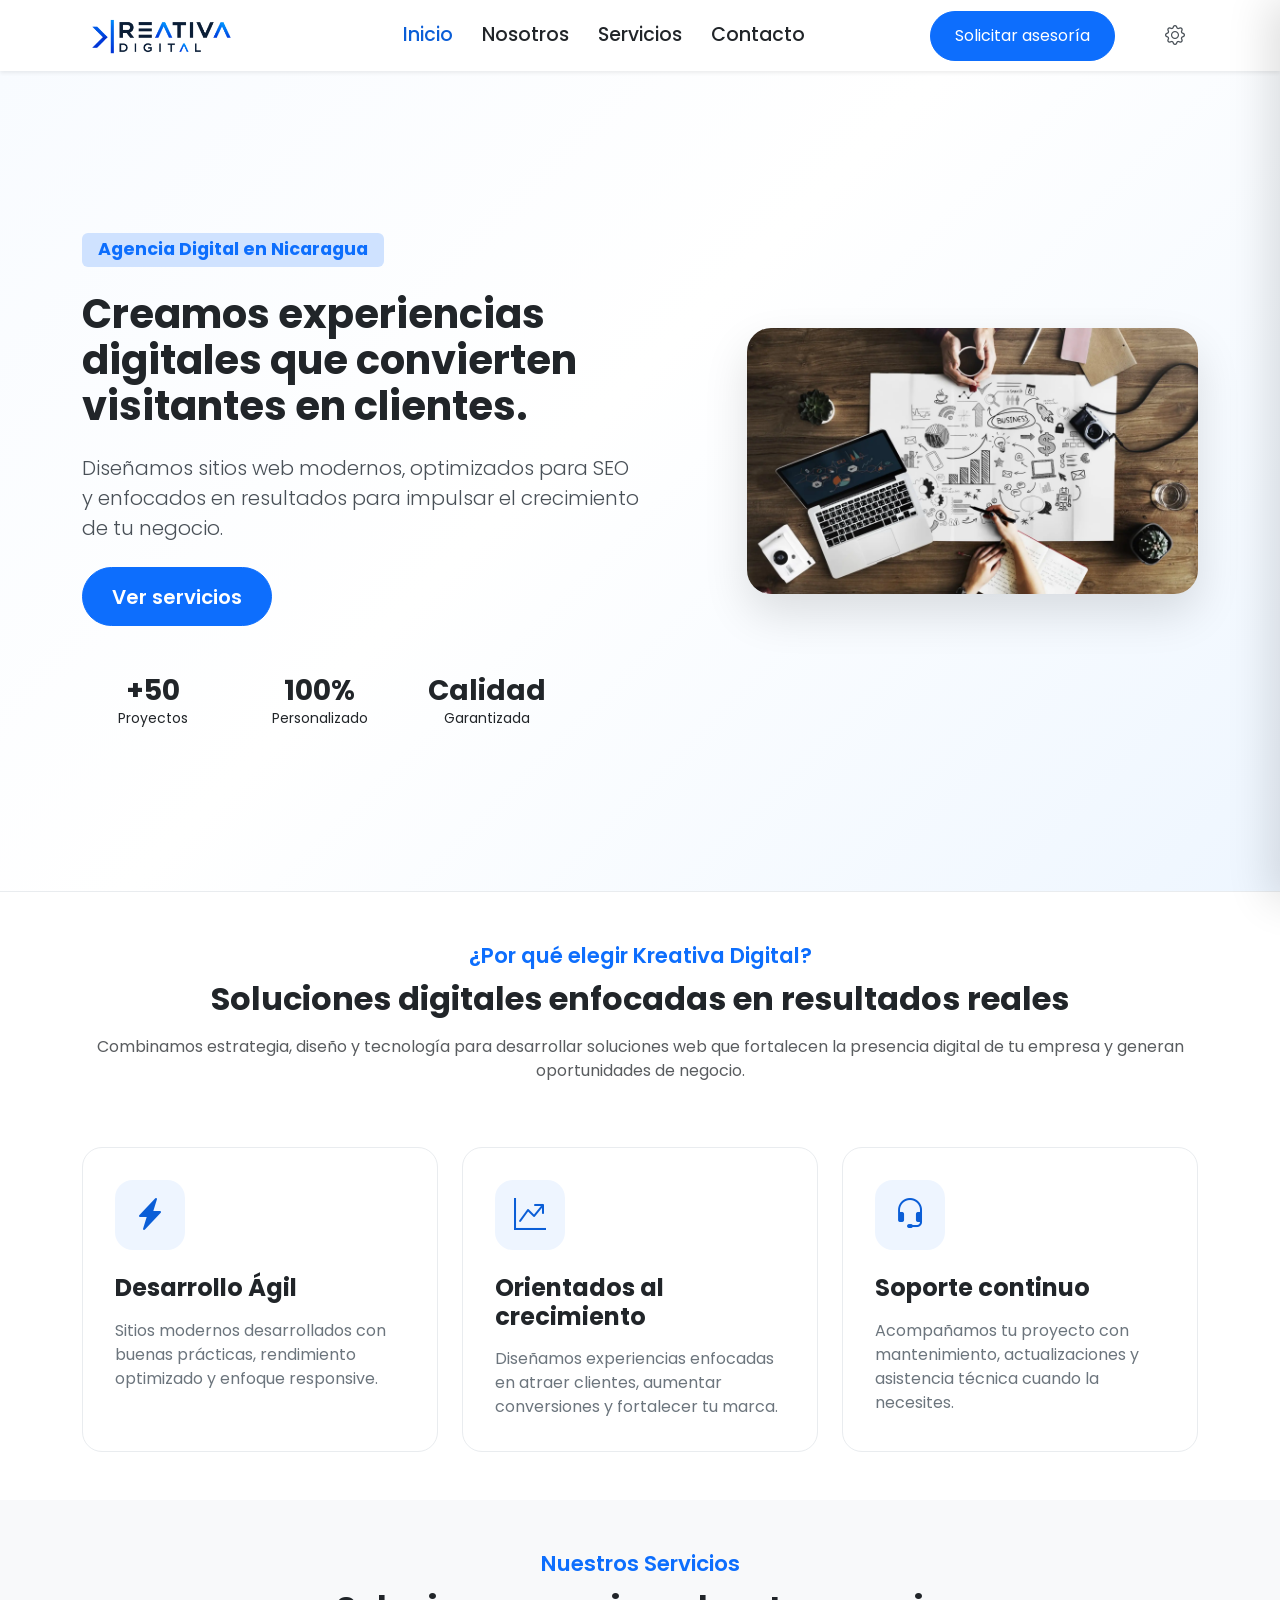
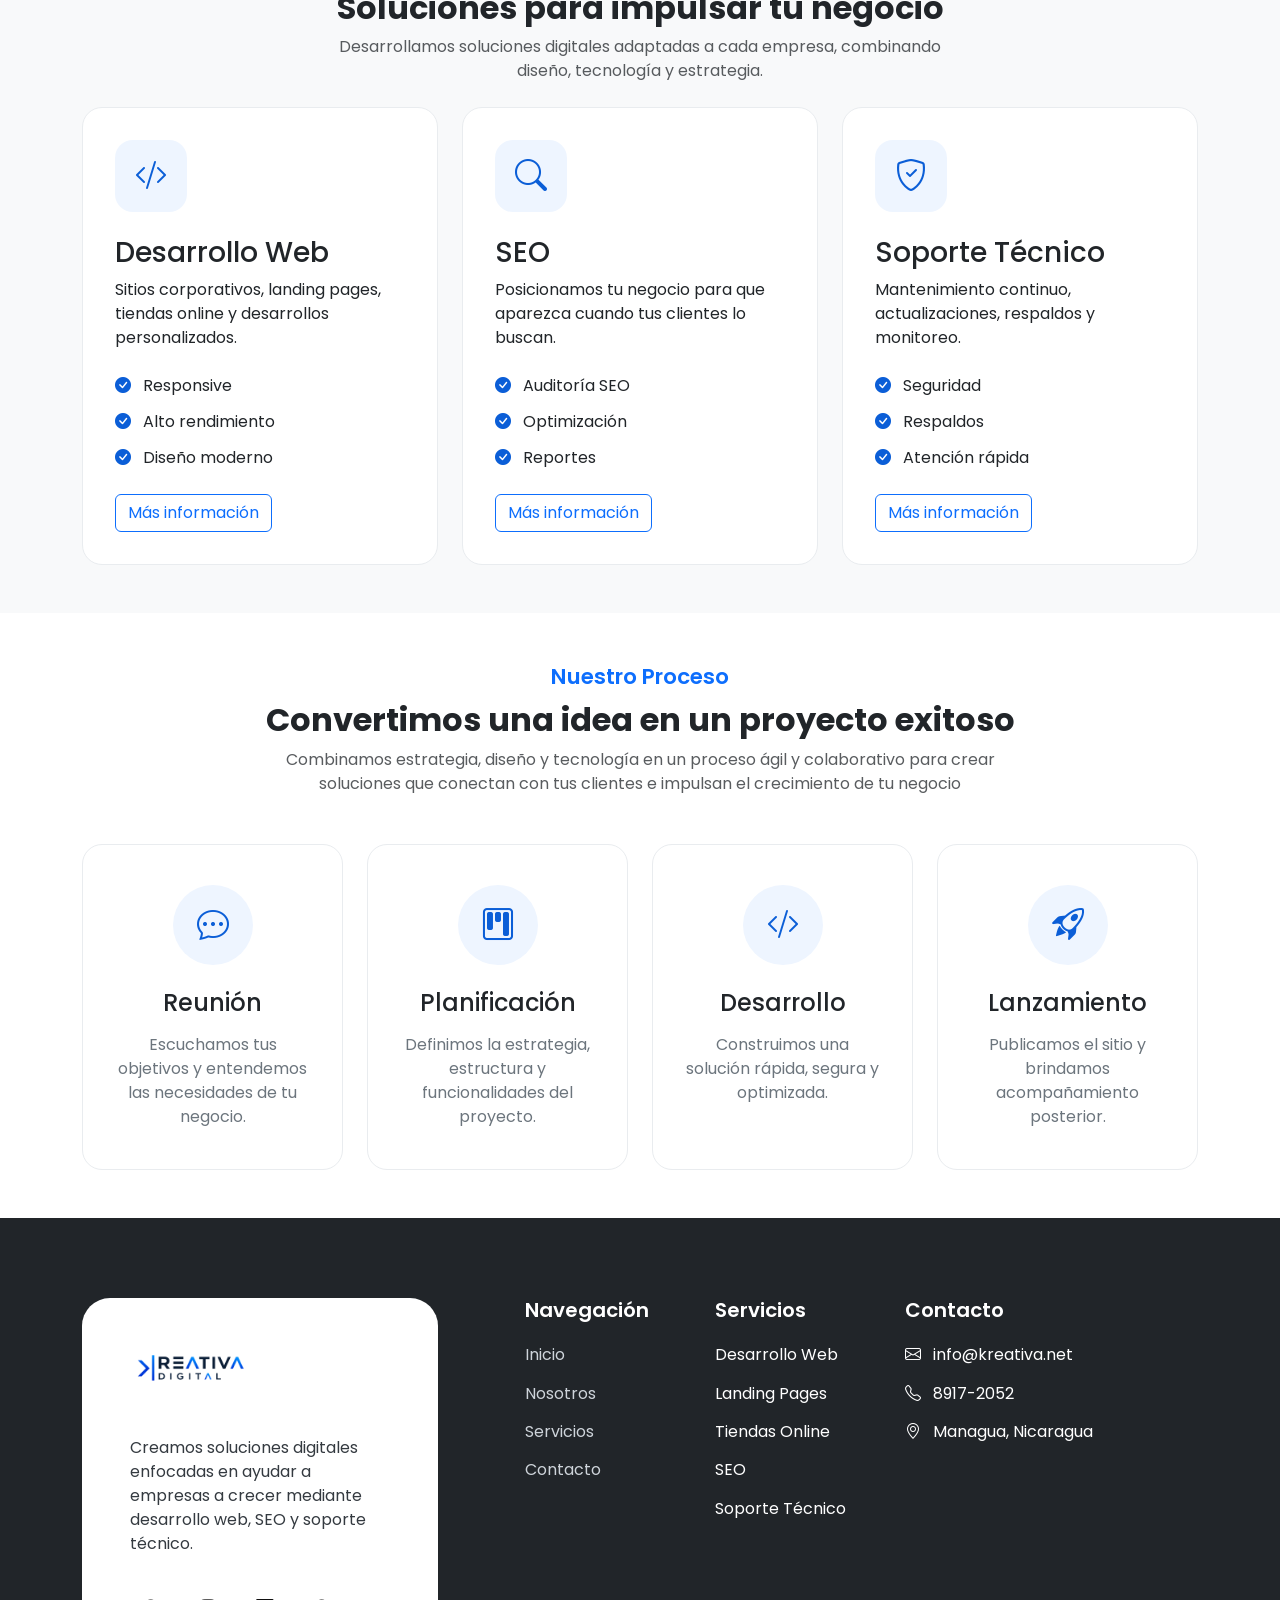
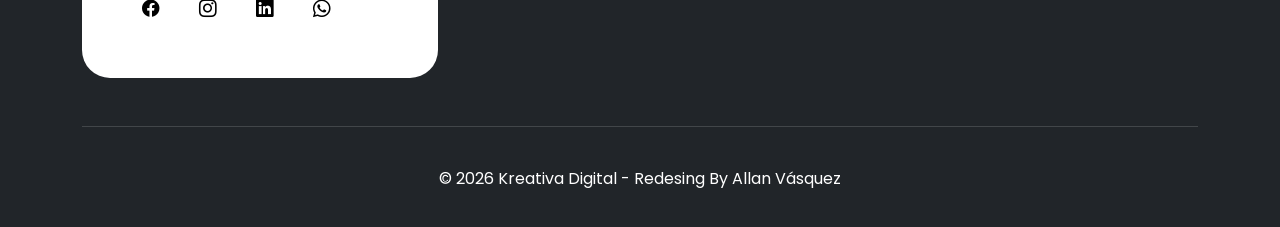
<file: index.html>
<!doctype html>
<html lang="es" data-bs-theme="dark">
  <head>
    <meta charset="UTF-8" />
    <meta name="viewport" content="width=device-width, initial-scale=1" />

    <script>
      const savedTheme = localStorage.getItem("theme") || "light";
      document.documentElement.setAttribute("data-bs-theme", savedTheme);
    </script>

    <title>Kreativa Digital | Desarrollo Web Profesional</title>

    <meta
      name="description"
      content="Desarrollo web profesional, SEO y soporte técnico para impulsar el crecimiento digital de tu negocio."
    />

    <!-- Bootstrap -->
    <link
      href="https://cdn.jsdelivr.net/npm/bootstrap@5.3.8/dist/css/bootstrap.min.css"
      rel="stylesheet"
    />

    <!-- Bootstrap Icons -->
    <link
      rel="stylesheet"
      href="https://cdn.jsdelivr.net/npm/bootstrap-icons@1.13.1/font/bootstrap-icons.min.css"
    />

    <!-- Google Fonts -->
    <link rel="preconnect" href="https://fonts.googleapis.com" />

    <link rel="preconnect" href="https://fonts.gstatic.com" crossorigin />

    <link
      href="https://fonts.googleapis.com/css2?family=Poppins:wght@300;400;500;600;700&display=swap"
      rel="stylesheet"
    />

    <!-- CSS -->
    <link rel="stylesheet" href="assets/css/variables.css" />
    <link rel="stylesheet" href="assets/css/style.css" />
    <link rel="stylesheet" href="assets/css/responsive.css" />
  </head>

  <body>
    <!-- Navbar -->

    <header class="sticky-top">
      <nav id="mainNavbar" class="navbar navbar-expand-lg shadow-sm py-6">
        <div class="container">
          <!-- Logo -->
          <a class="navbar-brand fw-bold" href="index.html">
            <img
              id="themeLogo"
              src="assets/img/logo/logo.png"
              alt="Kreativa Digital"
              height="42"
            />
          </a>

          <!-- Controles de navegación y preferencias -->

          <div class="navbar-controls">
            <!-- Botón móvil -->

            <button
              class="navbar-toggler"
              type="button"
              data-bs-toggle="collapse"
              data-bs-target="#navbarContent"
              aria-controls="navbarContent"
              aria-expanded="false"
              aria-label="Abrir menú"
            >
              <span class="navbar-toggler-icon"></span>
            </button>

            <!-- Configuración -->

            <button
              type="button"
              class="settings-toggle"
              aria-label="Abrir configuración"
              aria-expanded="false"
            >
              <i class="bi bi-gear"></i>
            </button>
          </div>

          <!-- Menú -->

          <div class="collapse navbar-collapse" id="navbarContent">
            <ul class="navbar-nav mx-auto mb-2 mb-lg-0">
              <li class="nav-item">
                <a class="nav-link active" href="index.html"> Inicio </a>
              </li>

              <li class="nav-item">
                <a class="nav-link" href="nosotros.html"> Nosotros </a>
              </li>

              <li class="nav-item">
                <a class="nav-link" href="servicios.html"> Servicios </a>
              </li>

              <li class="nav-item">
                <a class="nav-link" href="contacto.html"> Contacto </a>
              </li>
            </ul>

            <a href="contacto.html" class="btn btn-primary px-4">
              Solicitar asesoría
            </a>
          </div>
        </div>
      </nav>
    </header>

    <!-- Panel de preferencias -->

    <aside id="settingsPanel" class="settings-panel" aria-hidden="true">
      <!-- Encabezado -->

      <div class="settings-panel-header">
        <h3>Preferencias</h3>

        <button
          type="button"
          class="settings-close"
          aria-label="Cerrar configuración"
        >
          <i class="bi bi-x-lg"></i>
        </button>
      </div>

      <!-- Contenido -->

      <div class="settings-panel-body">
        <!-- Tema -->

        <div class="settings-option">
          <div class="settings-option-info">
            <i class="bi bi-circle-half"></i>

            <div>
              <span class="settings-option-title"> Tema </span>

              <small> Personaliza la apariencia </small>
            </div>
          </div>

          <button type="button" class="theme-control" aria-label="Cambiar tema">
            <i class="bi bi-sun"></i>
          </button>
        </div>

        <!-- Idioma -->

        <div class="settings-option">
          <div class="settings-option-info">
            <i class="bi bi-translate"></i>

            <div>
              <span class="settings-option-title"> Idioma </span>

              <small> Español </small>
            </div>
          </div>

          <i class="bi bi-chevron-right settings-chevron"></i>
        </div>
      </div>
    </aside>

    <!-- Fondo al abrir configuración -->

    <div id="settingsOverlay" class="settings-overlay" aria-hidden="true"></div>
    <main>
      <!-- Hero -->

      <section id="hero" class="py-5">
        <div class="container">
          <div class="row align-items-center gy-5">
            <!-- Contenido -->

            <div class="col-lg-7">
              <span class="badge bg-primary-subtle text-primary mb-4 px-3 py-2">
                Agencia Digital en Nicaragua
              </span>

              <h1 class="display-4.5 fw-bold mb-4">
                Creamos experiencias digitales que convierten visitantes en
                clientes.
              </h1>

              <p class="lead mb-4">
                Diseñamos sitios web modernos, optimizados para SEO y enfocados
                en resultados para impulsar el crecimiento de tu negocio.
              </p>

              <div class="d-flex flex-wrap gap-3 mb-5">
                <a href="servicios.html" class="btn btn-primary btn-lg">
                  Ver servicios
                </a>
              </div>

              <div class="row text-center mt-5 hero-stats">
                <div class="col-4">
                  <h3 class="fw-bold mb-0">+50</h3>
                  <small>Proyectos</small>
                </div>

                <div class="col-4">
                  <h3 class="fw-bold mb-0">100%</h3>
                  <small>Personalizado</small>
                </div>

                <div class="col-4">
                  <h3 class="fw-bold mb-0">Calidad</h3>
                  <small>Garantizada</small>
                </div>
              </div>
            </div>

            <!-- Imagen -->

            <div class="col-lg-5 text-center">
              <img
                src="assets/img/hero/hero.webp"
                alt="Equipo de Kreativa Digital trabajando en proyectos digitales"
                class="img-fluid hero-image"
              />
            </div>
          </div>
        </div>
      </section>

      <!-- Value Proposition -->
      <section id="value-proposition" class="py-5">
        <div class="container">
          <!-- Encabezado -->

          <div class="row justify-content-center text-center mb-5">
            <div class="col-lg-7.5">
              <span class="section-label text-primary fw-semibold">
                ¿Por qué elegir Kreativa Digital?
              </span>

              <h2 class="fw-bold mt-2 mb-3">
                Soluciones digitales enfocadas en resultados reales
              </h2>

              <p class="text-muted">
                Combinamos estrategia, diseño y tecnología para desarrollar
                soluciones web que fortalecen la presencia digital de tu empresa
                y generan oportunidades de negocio.
              </p>
            </div>
          </div>

          <!-- Tarjetas -->

          <div class="row g-4">
            <!-- Card 1 -->

            <div class="col-md-6 col-lg-4">
              <div class="value-card h-100">
                <div class="value-icon">
                  <i class="bi bi-lightning-charge-fill"></i>
                </div>

                <h4>Desarrollo Ágil</h4>

                <p>
                  Sitios modernos desarrollados con buenas prácticas,
                  rendimiento optimizado y enfoque responsive.
                </p>
              </div>
            </div>

            <!-- Card 2 -->

            <div class="col-md-6 col-lg-4">
              <div class="value-card h-100">
                <div class="value-icon">
                  <i class="bi bi-graph-up-arrow"></i>
                </div>

                <h4>Orientados al crecimiento</h4>

                <p>
                  Diseñamos experiencias enfocadas en atraer clientes, aumentar
                  conversiones y fortalecer tu marca.
                </p>
              </div>
            </div>

            <!-- Card 3 -->

            <div class="col-md-6 col-lg-4">
              <div class="value-card h-100">
                <div class="value-icon">
                  <i class="bi bi-headset"></i>
                </div>

                <h4>Soporte continuo</h4>

                <p>
                  Acompañamos tu proyecto con mantenimiento, actualizaciones y
                  asistencia técnica cuando la necesites.
                </p>
              </div>
            </div>
          </div>
        </div>
      </section>

      <!-- Featured Services -->

      <section id="featured-services" class="py-5">
        <div class="container">
          <div class="text-center mb-4">
            <span class="section-label text-primary fw-semibold">
              Nuestros Servicios
            </span>

            <h2 class="fw-bold mt-2">Soluciones para impulsar tu negocio</h2>

            <p class="text-muted mx-auto" style="max-width: 650px">
              Desarrollamos soluciones digitales adaptadas a cada empresa,
              combinando diseño, tecnología y estrategia.
            </p>
          </div>

          <div class="row g-4">
            <!-- Desarrollo Web -->

            <div class="col-lg-4">
              <div class="service-card h-100">
                <div class="service-icon">
                  <i class="bi bi-code-slash"></i>
                </div>

                <h3>Desarrollo Web</h3>

                <p>
                  Sitios corporativos, landing pages, tiendas online y
                  desarrollos personalizados.
                </p>

                <ul class="list-unstyled">
                  <li><i class="bi bi-check-circle-fill"></i> Responsive</li>

                  <li>
                    <i class="bi bi-check-circle-fill"></i> Alto rendimiento
                  </li>

                  <li>
                    <i class="bi bi-check-circle-fill"></i> Diseño moderno
                  </li>
                </ul>

                <a href="servicios.html" class="btn btn-outline-primary">
                  Más información
                </a>
              </div>
            </div>

            <!-- SEO -->

            <div class="col-lg-4">
              <div class="service-card h-100">
                <div class="service-icon">
                  <i class="bi bi-search"></i>
                </div>

                <h3>SEO</h3>

                <p>
                  Posicionamos tu negocio para que aparezca cuando tus clientes
                  lo buscan.
                </p>

                <ul class="list-unstyled">
                  <li><i class="bi bi-check-circle-fill"></i> Auditoría SEO</li>

                  <li><i class="bi bi-check-circle-fill"></i> Optimización</li>

                  <li><i class="bi bi-check-circle-fill"></i> Reportes</li>
                </ul>

                <a href="servicios.html" class="btn btn-outline-primary">
                  Más información
                </a>
              </div>
            </div>
            <!-- Soporte -->

            <div class="col-lg-4">
              <div class="service-card h-100">
                <div class="service-icon">
                  <i class="bi bi-shield-check"></i>
                </div>

                <h3>Soporte Técnico</h3>

                <p>
                  Mantenimiento continuo, actualizaciones, respaldos y
                  monitoreo.
                </p>

                <ul class="list-unstyled">
                  <li><i class="bi bi-check-circle-fill"></i> Seguridad</li>

                  <li><i class="bi bi-check-circle-fill"></i> Respaldos</li>

                  <li>
                    <i class="bi bi-check-circle-fill"></i> Atención rápida
                  </li>
                </ul>

                <a href="servicios.html" class="btn btn-outline-primary">
                  Más información
                </a>
              </div>
            </div>
          </div>
        </div>
      </section>

      <!-- Why Choose Us -->

      <!-- Process -->

      <section id="work-process" class="py-5">
        <div class="container">
          <div class="text-center mb-5">
            <span class="section-label text-primary fw-semibold">
              Nuestro Proceso
            </span>

            <h2 class="fw-bold mt-2">
              Convertimos una idea en un proyecto exitoso
            </h2>

            <p class="text-muted mx-auto" style="max-width: 720px">
              Combinamos estrategia, diseño y tecnología en un proceso ágil y
              colaborativo para crear soluciones que conectan con tus clientes e
              impulsan el crecimiento de tu negocio
            </p>
          </div>

          <div class="row g-4">
            <div class="col-md-6 col-lg-3">
              <div class="process-card">
                <div class="process-icon">
                  <i class="bi bi-chat-dots"></i>
                </div>

                <h4>Reunión</h4>

                <p>
                  Escuchamos tus objetivos y entendemos las necesidades de tu
                  negocio.
                </p>
              </div>
            </div>

            <div class="col-md-6 col-lg-3">
              <div class="process-card">
                <div class="process-icon">
                  <i class="bi bi-kanban"></i>
                </div>

                <h4>Planificación</h4>

                <p>
                  Definimos la estrategia, estructura y funcionalidades del
                  proyecto.
                </p>
              </div>
            </div>

            <div class="col-md-6 col-lg-3">
              <div class="process-card">
                <div class="process-icon">
                  <i class="bi bi-code-slash"></i>
                </div>

                <h4>Desarrollo</h4>

                <p>Construimos una solución rápida, segura y optimizada.</p>
              </div>
            </div>

            <div class="col-md-6 col-lg-3">
              <div class="process-card">
                <div class="process-icon">
                  <i class="bi bi-rocket-takeoff"></i>
                </div>

                <h4>Lanzamiento</h4>

                <p>Publicamos el sitio y brindamos acompañamiento posterior.</p>
              </div>
            </div>
          </div>
        </div>
      </section>

      <!-- Clients -->

      <!-- Testimonials -->
    </main>

    <!-- Footer -->

    <footer id="footer">
      <div class="container">
        <div class="row gy-5">
          <!-- Empresa -->
          <div class="col-lg-4">
            <div class="footer-brand-card">
              <a href="index.html" class="footer-logo">
                <img
                  id="themeFooterLogo"
                  src="assets/img/logo/logo.png"
                  alt="Kreativa Digital"
                  height="42"
                />
              </a>

              <p>
                Creamos soluciones digitales enfocadas en ayudar a empresas a
                crecer mediante desarrollo web, SEO y soporte técnico.
              </p>

              <div class="social-links">
                <a href="#"><i class="bi bi-facebook"></i></a>

                <a href="#"><i class="bi bi-instagram"></i></a>

                <a href="#"><i class="bi bi-linkedin"></i></a>

                <!-- Boton de Whastapp en footer -->

                <a
                  href="https://wa.me/50589172052"
                  target="_blank"
                  rel="noopener noreferrer"
                  aria-label="Contactar por WhatsApp"
                  data-bs-toggle="tooltip"
                  data-bs-placement="top"
                  title="Contactar por WhatsApp"
                >
                  <i class="bi bi-whatsapp"></i>
                </a>
              </div>
            </div>
          </div>

          <!-- Columnas del footer -->

          <div class="col-lg-8">
            <div class="row gy-5 gx-lg-4">
              <!-- Navegación -->
              <div class="col-lg-3 col-md-6 offset-lg-1">
                <h5>Navegación</h5>

                <ul class="list-unstyled">
                  <li><a href="index.html">Inicio</a></li>
                  <li><a href="nosotros.html">Nosotros</a></li>
                  <li><a href="servicios.html">Servicios</a></li>
                  <li><a href="contacto.html">Contacto</a></li>
                </ul>
              </div>

              <!-- Servicios -->
              <div class="col-lg-3 col-md-6">
                <h5>Servicios</h5>

                <ul class="list-unstyled">
                  <li>Desarrollo Web</li>
                  <li>Landing Pages</li>
                  <li>Tiendas Online</li>
                  <li>SEO</li>
                  <li>Soporte Técnico</li>
                </ul>
              </div>

              <!-- Contacto -->
              <div class="col-lg-5 col-md-6">
                <h5>Contacto</h5>

                <ul class="list-unstyled">
                  <li class="footer-contact-item">
                    <i class="bi bi-envelope"></i>
                    <span>info@kreativa.net</span>
                  </li>

                  <li class="footer-contact-item">
                    <i class="bi bi-telephone"></i>
                    <span>8917-2052</span>
                  </li>

                  <li class="footer-contact-item">
                    <i class="bi bi-geo-alt"></i>
                    <span>Managua, Nicaragua</span>
                  </li>
                </ul>
              </div>
            </div>
          </div>
        </div>

        <hr />

        <div class="text-center py-3">
          © 2026 Kreativa Digital - Redesing By Allan Vásquez
        </div>
      </div>
    </footer>

    <script src="https://cdn.jsdelivr.net/npm/bootstrap@5.3.8/dist/js/bootstrap.bundle.min.js"></script>

    <script src="assets/js/main.js"></script>
  </body>
</html>
</file>
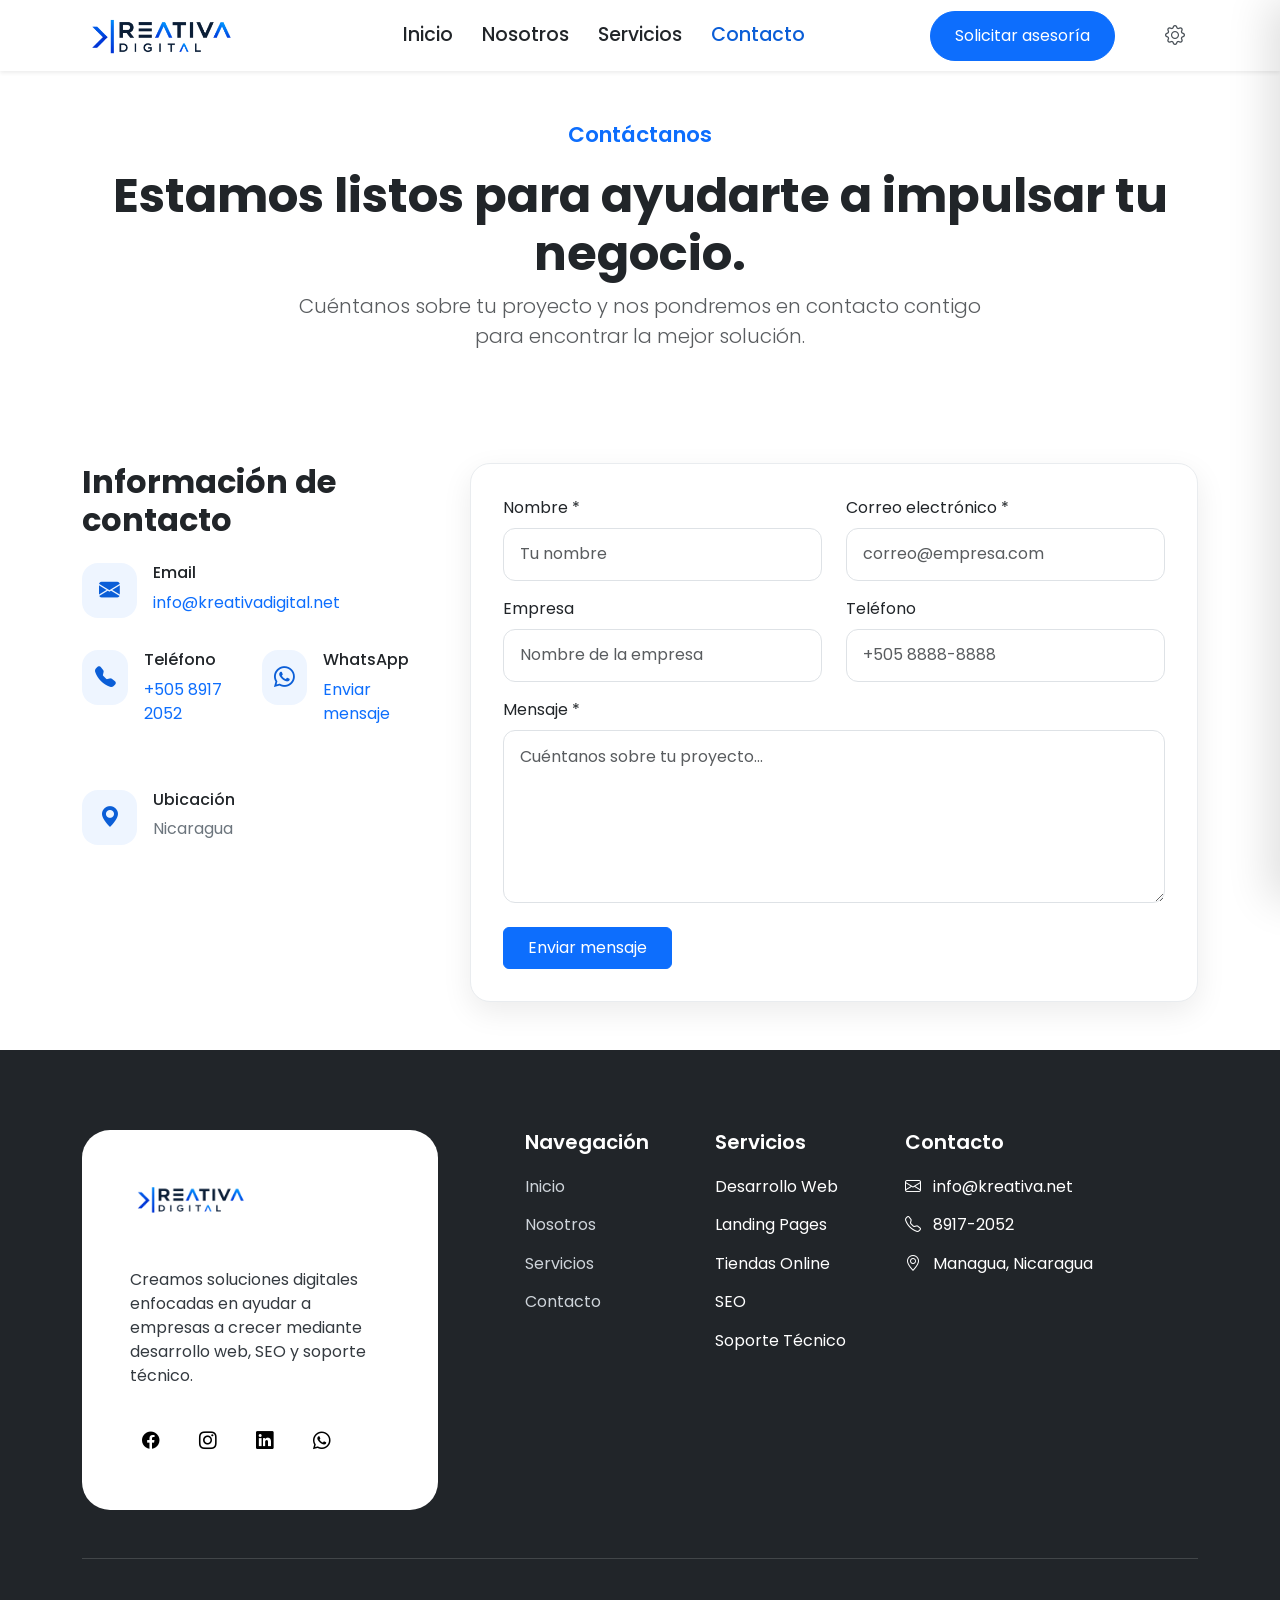
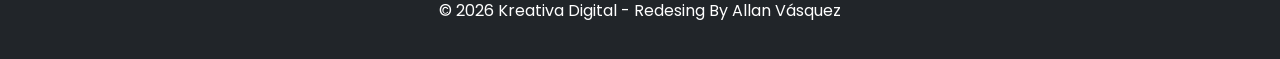
<file: contacto.html>
<!doctype html>
<html lang="es" data-bs-theme="dark">
  <head>
    <meta charset="UTF-8" />
    <meta name="viewport" content="width=device-width, initial-scale=1" />
    <script>
      const savedTheme = localStorage.getItem("theme") || "light";
      document.documentElement.setAttribute("data-bs-theme", savedTheme);
    </script>
    <title>Contacto | Kreativa Digital</title>

    <meta
      name="description"
      content="Desarrollo web profesional, SEO y soporte técnico para impulsar el crecimiento digital de tu negocio."
    />

    <!-- Bootstrap -->
    <link
      href="https://cdn.jsdelivr.net/npm/bootstrap@5.3.8/dist/css/bootstrap.min.css"
      rel="stylesheet"
    />

    <!-- Bootstrap Icons -->
    <link
      rel="stylesheet"
      href="https://cdn.jsdelivr.net/npm/bootstrap-icons@1.13.1/font/bootstrap-icons.min.css"
    />

    <!-- Google Fonts -->
    <link rel="preconnect" href="https://fonts.googleapis.com" />

    <link rel="preconnect" href="https://fonts.gstatic.com" crossorigin />

    <link
      href="https://fonts.googleapis.com/css2?family=Poppins:wght@300;400;500;600;700&display=swap"
      rel="stylesheet"
    />

    <!-- CSS -->
    <link rel="stylesheet" href="assets/css/variables.css" />
    <link rel="stylesheet" href="assets/css/style.css" />
    <link rel="stylesheet" href="assets/css/responsive.css" />
  </head>

  <body>
    <!-- Navbar -->
    <!-- Navbar -->
    <header class="sticky-top">
      <nav id="mainNavbar" class="navbar navbar-expand-lg shadow-sm py-6">
        <div class="container">
          <!-- Logo -->
          <a class="navbar-brand fw-bold" href="index.html">
            <img
              id="themeLogo"
              src="assets/img/logo/logo.png"
              alt="Kreativa Digital"
              height="42"
            />
          </a>

          <!-- Controles de navegación y preferencias -->
          <div class="navbar-controls">
            <!-- Botón móvil -->
            <button
              class="navbar-toggler"
              type="button"
              data-bs-toggle="collapse"
              data-bs-target="#navbarContent"
              aria-controls="navbarContent"
              aria-expanded="false"
              aria-label="Abrir menú"
            >
              <span class="navbar-toggler-icon"></span>
            </button>

            <!-- Preferencias -->
            <button
              type="button"
              class="settings-toggle"
              aria-label="Abrir configuración"
              aria-expanded="false"
            >
              <i class="bi bi-gear"></i>
            </button>
          </div>

          <!-- Menú -->
          <div class="collapse navbar-collapse" id="navbarContent">
            <ul class="navbar-nav mx-auto mb-2 mb-lg-0">
              <li class="nav-item">
                <a class="nav-link" href="index.html"> Inicio </a>
              </li>

              <li class="nav-item">
                <a class="nav-link" href="nosotros.html"> Nosotros </a>
              </li>

              <li class="nav-item">
                <a class="nav-link" href="servicios.html"> Servicios </a>
              </li>

              <li class="nav-item">
                <a class="nav-link active" href="contacto.html"> Contacto </a>
              </li>
            </ul>

            <a href="contacto.html" class="btn btn-primary px-4">
              Solicitar asesoría
            </a>
          </div>
        </div>
      </nav>
    </header>

    <!-- Panel de preferencias -->

    <aside id="settingsPanel" class="settings-panel" aria-hidden="true">
      <!-- Encabezado -->

      <div class="settings-panel-header">
        <h3>Preferencias</h3>

        <button
          type="button"
          class="settings-close"
          aria-label="Cerrar configuración"
        >
          <i class="bi bi-x-lg"></i>
        </button>
      </div>

      <!-- Contenido -->

      <div class="settings-panel-body">
        <!-- Tema -->

        <div class="settings-option">
          <div class="settings-option-info">
            <i class="bi bi-circle-half"></i>

            <div>
              <span class="settings-option-title"> Tema </span>

              <small> Personaliza la apariencia </small>
            </div>
          </div>

          <!-- Aquí irá posteriormente el control de tema -->

          <button type="button" class="theme-control" aria-label="Cambiar tema">
            <i class="bi bi-sun"></i>
          </button>
        </div>

        <!-- Idioma -->

        <div class="settings-option">
          <div class="settings-option-info">
            <i class="bi bi-translate"></i>

            <div>
              <span class="settings-option-title"> Idioma </span>

              <small> Español </small>
            </div>
          </div>

          <i class="bi bi-chevron-right settings-chevron"></i>
        </div>
      </div>
    </aside>

    <!-- Fondo al abrir configuración -->

    <div id="settingsOverlay" class="settings-overlay" aria-hidden="true"></div>

    <main>
      <section class="page-header py-5">
        <div class="container text-center">
          <span class="section-label text-primary fw-semibold">
            Contáctanos
          </span>

          <h1 class="display-5 fw-bold mt-3">
            Estamos listos para ayudarte a impulsar tu negocio.
          </h1>

          <p class="lead mx-auto text-muted" style="max-width: 700px">
            Cuéntanos sobre tu proyecto y nos pondremos en contacto contigo para
            encontrar la mejor solución.
          </p>
        </div>
      </section>
      <section id="contact-section" class="py-5">
        <div class="container">
          <div class="row g-5">
            <!-- Información -->

            <div class="col-lg-4">
              <h2 class="fw-bold mb-4">Información de contacto</h2>

              <div class="contact-info">
                <div class="contact-item">
                  <i class="bi bi-envelope-fill"></i>

                  <div>
                    <h6>Email</h6>

                    <a href="mailto:contacto@kreativadigital.net">
                      info@kreativadigital.net
                    </a>
                  </div>
                </div>

                <div class="contact-item">
                  <i class="bi bi-telephone-fill"></i>

                  <div>
                    <h6>Teléfono</h6>

                    <a href="tel:+50500000000"> +505 8917 2052 </a>
                  </div>
                  <div class="contact-item">
                    <i class="bi bi-whatsapp"></i>

                    <div>
                      <h6>WhatsApp</h6>

                      <a
                        href="https://wa.me/50589172052"
                        target="_blank"
                        rel="noopener noreferrer"
                      >
                        Enviar mensaje
                      </a>
                    </div>
                  </div>
                </div>

                <div class="contact-item">
                  <i class="bi bi-geo-alt-fill"></i>

                  <div>
                    <h6>Ubicación</h6>

                    <p>Nicaragua</p>
                  </div>
                </div>
              </div>
            </div>

            <!-- Formulario -->

            <div class="col-lg-8">
              <div class="contact-form">
                <form action="#" method="post">
                  <div class="row">
                    <div class="col-md-6 mb-3">
                      <label for="nombre" class="form-label"> Nombre * </label>

                      <input
                        type="text"
                        class="form-control"
                        id="nombre"
                        placeholder="Tu nombre"
                        required
                      />
                    </div>

                    <div class="col-md-6 mb-3">
                      <label for="correo" class="form-label">
                        Correo electrónico *
                      </label>

                      <input
                        type="email"
                        class="form-control"
                        id="correo"
                        placeholder="correo@empresa.com"
                        required
                      />
                    </div>
                  </div>

                  <div class="row">
                    <div class="col-md-6 mb-3">
                      <label for="empresa" class="form-label"> Empresa </label>

                      <input
                        type="text"
                        class="form-control"
                        id="empresa"
                        placeholder="Nombre de la empresa"
                      />
                    </div>

                    <div class="col-md-6 mb-3">
                      <label for="telefono" class="form-label">
                        Teléfono
                      </label>

                      <input
                        type="tel"
                        class="form-control"
                        id="telefono"
                        placeholder="+505 8888-8888"
                      />
                    </div>
                  </div>

                  <div class="mb-4">
                    <label for="mensaje" class="form-label"> Mensaje * </label>

                    <textarea
                      id="mensaje"
                      rows="6"
                      class="form-control"
                      placeholder="Cuéntanos sobre tu proyecto..."
                      required
                    ></textarea>
                  </div>

                  <button type="submit" class="btn btn-primary px-4 py-2">
                    Enviar mensaje
                  </button>
                </form>
              </div>
            </div>
          </div>
        </div>
      </section>
    </main>

    <!-- Footer -->

    <footer id="footer">
      <div class="container">
        <div class="row gy-5">
          <!-- Empresa -->
          <div class="col-lg-4">
            <div class="footer-brand-card">
              <a href="index.html" class="footer-logo">
                <img
                  id="themeFooterLogo"
                  src="assets/img/logo/logo.png"
                  alt="Kreativa Digital"
                  height="42"
                />
              </a>

              <p>
                Creamos soluciones digitales enfocadas en ayudar a empresas a
                crecer mediante desarrollo web, SEO y soporte técnico.
              </p>

              <div class="social-links">
                <a href="#"><i class="bi bi-facebook"></i></a>

                <a href="#"><i class="bi bi-instagram"></i></a>

                <a href="#"><i class="bi bi-linkedin"></i></a>

                <!-- Boton de Whastapp en footer -->

                <a
                  href="https://wa.me/50589172052"
                  target="_blank"
                  rel="noopener noreferrer"
                  aria-label="Contactar por WhatsApp"
                  data-bs-toggle="tooltip"
                  data-bs-placement="top"
                  title="Contactar por WhatsApp"
                >
                  <i class="bi bi-whatsapp"></i>
                </a>
              </div>
            </div>
          </div>

          <!-- Columnas del footer -->

          <div class="col-lg-8">
            <div class="row gy-5 gx-lg-4">
              <!-- Navegación -->
              <div class="col-lg-3 col-md-6 offset-lg-1">
                <h5>Navegación</h5>

                <ul class="list-unstyled">
                  <li><a href="index.html">Inicio</a></li>
                  <li><a href="nosotros.html">Nosotros</a></li>
                  <li><a href="servicios.html">Servicios</a></li>
                  <li><a href="contacto.html">Contacto</a></li>
                </ul>
              </div>

              <!-- Servicios -->
              <div class="col-lg-3 col-md-6">
                <h5>Servicios</h5>

                <ul class="list-unstyled">
                  <li>Desarrollo Web</li>
                  <li>Landing Pages</li>
                  <li>Tiendas Online</li>
                  <li>SEO</li>
                  <li>Soporte Técnico</li>
                </ul>
              </div>

              <!-- Contacto -->
              <div class="col-lg-5 col-md-6">
                <h5>Contacto</h5>

                <ul class="list-unstyled">
                  <li class="footer-contact-item">
                    <i class="bi bi-envelope"></i>
                    <span>info@kreativa.net</span>
                  </li>

                  <li class="footer-contact-item">
                    <i class="bi bi-telephone"></i>
                    <span>8917-2052</span>
                  </li>

                  <li class="footer-contact-item">
                    <i class="bi bi-geo-alt"></i>
                    <span>Managua, Nicaragua</span>
                  </li>
                </ul>
              </div>
            </div>
          </div>
        </div>

        <hr />

        <div class="text-center py-3">
          © 2026 Kreativa Digital - Redesing By Allan Vásquez
        </div>
      </div>
    </footer>

    <script src="https://cdn.jsdelivr.net/npm/bootstrap@5.3.8/dist/js/bootstrap.bundle.min.js"></script>

    <script src="assets/js/main.js"></script>
  </body>
</html>
</file>
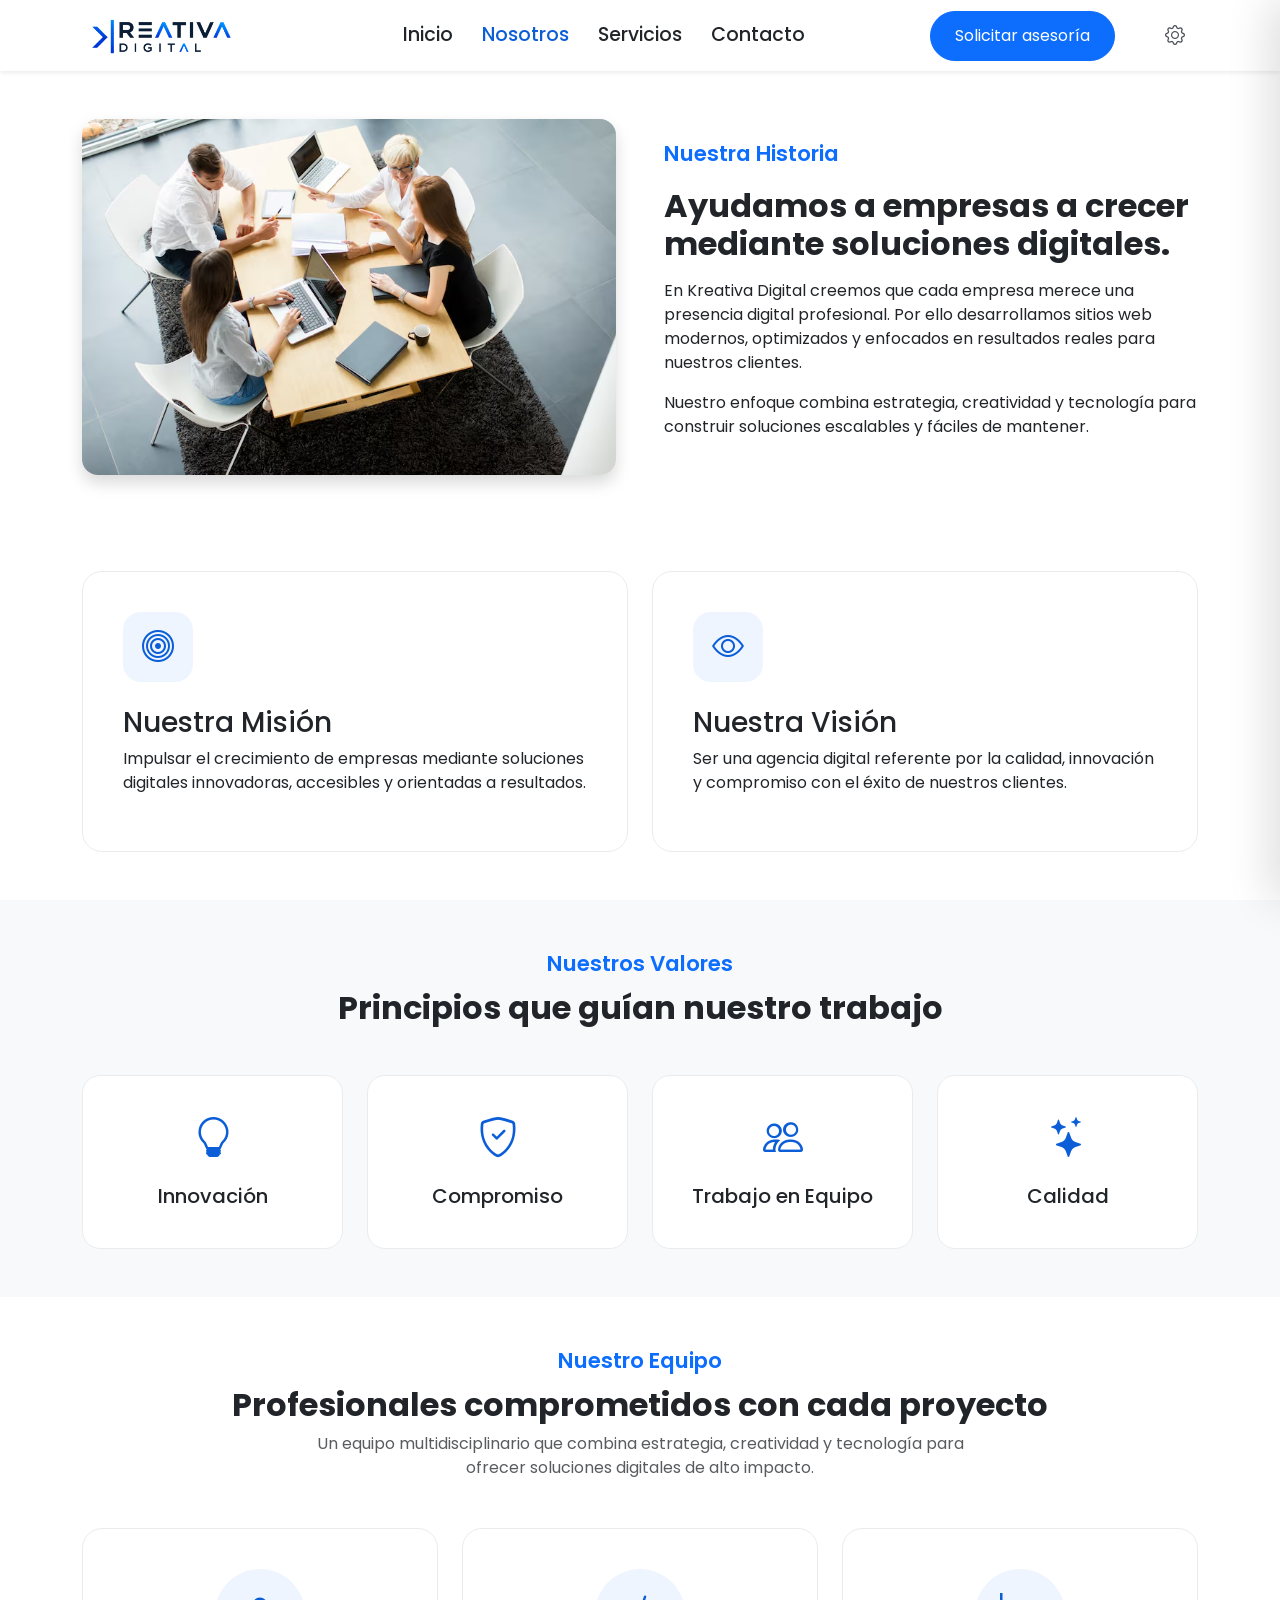
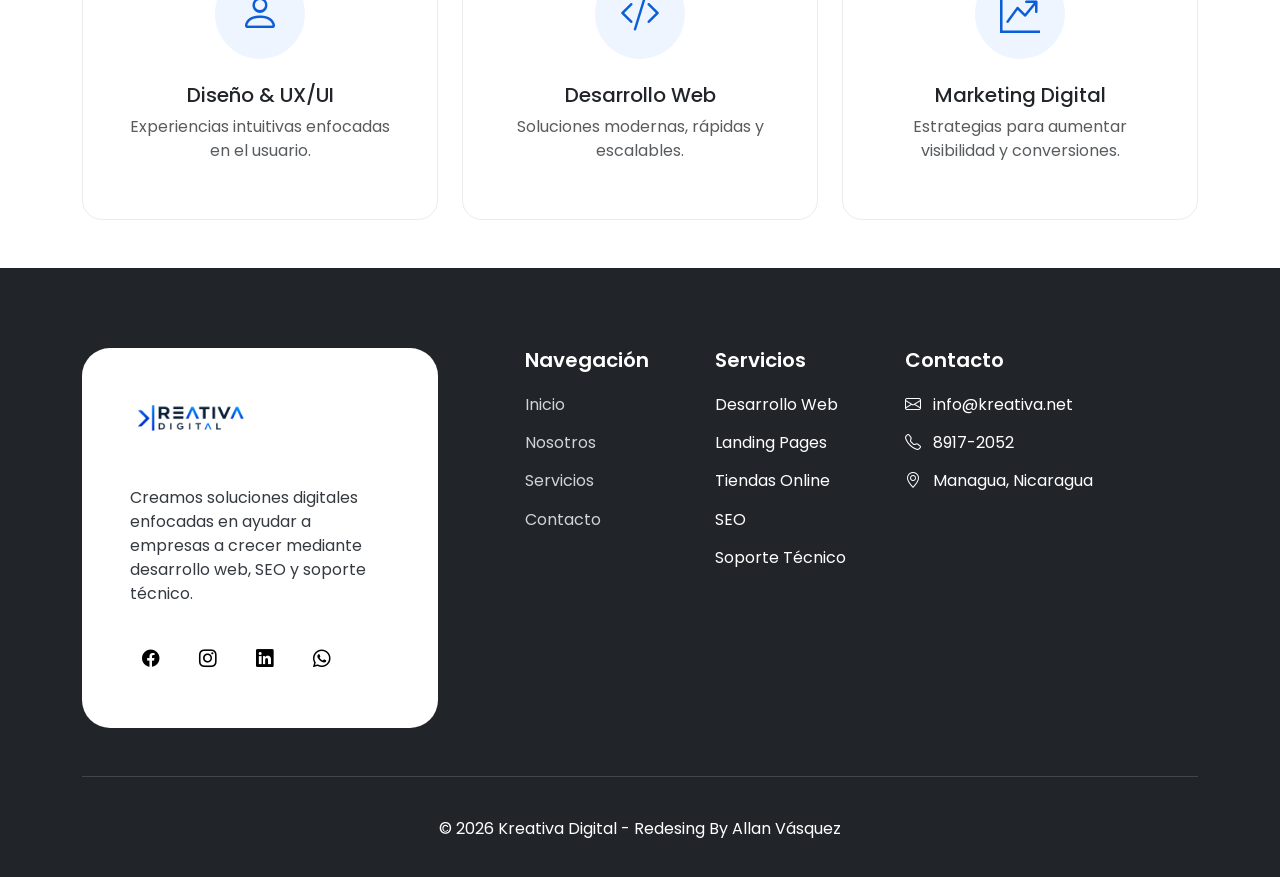
<file: nosotros.html>
<!doctype html>
<html lang="es" data-bs-theme="dark">
  <head>
    <meta charset="UTF-8" />
    <meta name="viewport" content="width=device-width, initial-scale=1" />
    <script>
      const savedTheme = localStorage.getItem("theme") || "light";
      document.documentElement.setAttribute("data-bs-theme", savedTheme);
    </script>
    <title>Nosotros | Kreativa Digital</title>

    <meta
      name="description"
      content="Desarrollo web profesional, SEO y soporte técnico para impulsar el crecimiento digital de tu negocio."
    />

    <!-- Bootstrap -->
    <link
      href="https://cdn.jsdelivr.net/npm/bootstrap@5.3.8/dist/css/bootstrap.min.css"
      rel="stylesheet"
    />

    <!-- Bootstrap Icons -->
    <link
      rel="stylesheet"
      href="https://cdn.jsdelivr.net/npm/bootstrap-icons@1.13.1/font/bootstrap-icons.min.css"
    />

    <!-- Google Fonts -->
    <link rel="preconnect" href="https://fonts.googleapis.com" />

    <link rel="preconnect" href="https://fonts.gstatic.com" crossorigin />

    <link
      href="https://fonts.googleapis.com/css2?family=Poppins:wght@300;400;500;600;700&display=swap"
      rel="stylesheet"
    />

    <!-- CSS -->
    <link rel="stylesheet" href="assets/css/variables.css" />
    <link rel="stylesheet" href="assets/css/style.css" />
    <link rel="stylesheet" href="assets/css/responsive.css" />
  </head>

  <body>
    <!-- Navbar -->
    <!-- Navbar -->
    <header class="sticky-top">
      <nav id="mainNavbar" class="navbar navbar-expand-lg shadow-sm py-6">
        <div class="container">
          <!-- Logo -->
          <a class="navbar-brand fw-bold" href="index.html">
            <img
              id="themeLogo"
              src="assets/img/logo/logo.png"
              alt="Kreativa Digital"
              height="42"
            />
          </a>

          <!-- Controles de navegación y preferencias -->
          <div class="navbar-controls">
            <!-- Botón móvil -->
            <button
              class="navbar-toggler"
              type="button"
              data-bs-toggle="collapse"
              data-bs-target="#navbarContent"
              aria-controls="navbarContent"
              aria-expanded="false"
              aria-label="Abrir menú"
            >
              <span class="navbar-toggler-icon"></span>
            </button>

            <!-- Preferencias -->
            <button
              type="button"
              class="settings-toggle"
              aria-label="Abrir configuración"
              aria-expanded="false"
            >
              <i class="bi bi-gear"></i>
            </button>
          </div>

          <!-- Menú -->
          <div class="collapse navbar-collapse" id="navbarContent">
            <ul class="navbar-nav mx-auto mb-2 mb-lg-0">
              <li class="nav-item">
                <a class="nav-link" href="index.html"> Inicio </a>
              </li>

              <li class="nav-item">
                <a class="nav-link active" href="nosotros.html"> Nosotros </a>
              </li>

              <li class="nav-item">
                <a class="nav-link" href="servicios.html"> Servicios </a>
              </li>

              <li class="nav-item">
                <a class="nav-link" href="contacto.html"> Contacto </a>
              </li>
            </ul>

            <a href="contacto.html" class="btn btn-primary px-4">
              Solicitar asesoría
            </a>
          </div>
        </div>
      </nav>
    </header>
    <!-- Panel de preferencias -->

    <aside id="settingsPanel" class="settings-panel" aria-hidden="true">
      <!-- Encabezado -->

      <div class="settings-panel-header">
        <h3>Preferencias</h3>

        <button
          type="button"
          class="settings-close"
          aria-label="Cerrar configuración"
        >
          <i class="bi bi-x-lg"></i>
        </button>
      </div>

      <!-- Contenido -->

      <div class="settings-panel-body">
        <!-- Tema -->

        <div class="settings-option">
          <div class="settings-option-info">
            <i class="bi bi-circle-half"></i>

            <div>
              <span class="settings-option-title"> Tema </span>

              <small> Personaliza la apariencia </small>
            </div>
          </div>

          <!-- Aquí irá posteriormente el control de tema -->

          <button type="button" class="theme-control" aria-label="Cambiar tema">
            <i class="bi bi-sun"></i>
          </button>
        </div>

        <!-- Idioma -->

        <div class="settings-option">
          <div class="settings-option-info">
            <i class="bi bi-translate"></i>

            <div>
              <span class="settings-option-title"> Idioma </span>

              <small> Español </small>
            </div>
          </div>

          <i class="bi bi-chevron-right settings-chevron"></i>
        </div>
      </div>
    </aside>

    <!-- Fondo al abrir configuración -->

    <div id="settingsOverlay" class="settings-overlay" aria-hidden="true"></div>

    <main>
      <section class="py-5">
        <div class="container">
          <div class="row align-items-center g-5">
            <div class="col-lg-6">
              <img
                src="assets/img/hero/about.webp"
                alt="Equipo de Kreativa Digital"
                class="img-fluid rounded-4 shadow about-image"
              />
            </div>

            <div class="col-lg-6">
              <span class="section-label text-primary fw-semibold">
                Nuestra Historia
              </span>

              <h2 class="fw-bold my-3">
                Ayudamos a empresas a crecer mediante soluciones digitales.
              </h2>

              <p>
                En Kreativa Digital creemos que cada empresa merece una
                presencia digital profesional. Por ello desarrollamos sitios web
                modernos, optimizados y enfocados en resultados reales para
                nuestros clientes.
              </p>

              <p>
                Nuestro enfoque combina estrategia, creatividad y tecnología
                para construir soluciones escalables y fáciles de mantener.
              </p>
            </div>
          </div>
        </div>
      </section>
      <section id="mission-vision" class="py-5">
        <div class="container">
          <div class="row g-4">
            <!-- MISIÓN -->

            <div class="col-lg-6">
              <div class="info-card h-100">
                <div class="info-icon">
                  <i class="bi bi-bullseye"></i>
                </div>

                <h3>Nuestra Misión</h3>

                <p>
                  Impulsar el crecimiento de empresas mediante soluciones
                  digitales innovadoras, accesibles y orientadas a resultados.
                </p>
              </div>
            </div>

            <!-- VISIÓN -->

            <div class="col-lg-6">
              <div class="info-card h-100">
                <div class="info-icon">
                  <i class="bi bi-eye"></i>
                </div>

                <h3>Nuestra Visión</h3>

                <p>
                  Ser una agencia digital referente por la calidad, innovación y
                  compromiso con el éxito de nuestros clientes.
                </p>
              </div>
            </div>
          </div>
        </div>
      </section>
      <section id="values" class="py-5">
        <div class="container">
          <div class="text-center mb-5">
            <span class="section-label text-primary fw-semibold">
              Nuestros Valores
            </span>

            <h2 class="fw-bold mt-2">Principios que guían nuestro trabajo</h2>
          </div>

          <div class="row g-4">
            <div class="col-md-6 col-lg-3">
              <div class="value-item">
                <i class="bi bi-lightbulb"></i>

                <h5>Innovación</h5>
              </div>
            </div>

            <div class="col-md-6 col-lg-3">
              <div class="value-item">
                <i class="bi bi-shield-check"></i>

                <h5>Compromiso</h5>
              </div>
            </div>

            <div class="col-md-6 col-lg-3">
              <div class="value-item">
                <i class="bi bi-people"></i>

                <h5>Trabajo en Equipo</h5>
              </div>
            </div>

            <div class="col-md-6 col-lg-3">
              <div class="value-item">
                <i class="bi bi-stars"></i>

                <h5>Calidad</h5>
              </div>
            </div>
          </div>
        </div>
      </section>
      <section id="team" class="py-5">
        <div class="container">
          <div class="text-center mb-5">
            <span class="section-label text-primary fw-semibold">
              Nuestro Equipo
            </span>
            <h2 class="fw-bold mt-2">
              Profesionales comprometidos con cada proyecto
            </h2>

            <p class="text-muted mx-auto" style="max-width: 650px">
              Un equipo multidisciplinario que combina estrategia, creatividad y
              tecnología para ofrecer soluciones digitales de alto impacto.
            </p>
          </div>

          <div class="row justify-content-center g-4">
            <div class="col-md-6 col-lg-4">
              <div class="team-card">
                <div class="team-avatar">
                  <i class="bi bi-person"></i>
                </div>

                <h5>Diseño & UX/UI</h5>

                <p class="text-muted">
                  Experiencias intuitivas enfocadas en el usuario.
                </p>
              </div>
            </div>

            <div class="col-md-6 col-lg-4">
              <div class="team-card">
                <div class="team-avatar">
                  <i class="bi bi-code-slash"></i>
                </div>

                <h5>Desarrollo Web</h5>

                <p class="text-muted">
                  Soluciones modernas, rápidas y escalables.
                </p>
              </div>
            </div>

            <div class="col-md-6 col-lg-4">
              <div class="team-card">
                <div class="team-avatar">
                  <i class="bi bi-graph-up-arrow"></i>
                </div>

                <h5>Marketing Digital</h5>

                <p class="text-muted">
                  Estrategias para aumentar visibilidad y conversiones.
                </p>
              </div>
            </div>
          </div>
        </div>
      </section>
    </main>

    <!-- Footer -->

    <footer id="footer">
      <div class="container">
        <div class="row gy-5">
          <!-- Empresa -->
          <div class="col-lg-4">
            <div class="footer-brand-card">
              <a href="index.html" class="footer-logo">
                <img
                  id="themeFooterLogo"
                  src="assets/img/logo/logo.png"
                  alt="Kreativa Digital"
                  height="42"
                />
              </a>

              <p>
                Creamos soluciones digitales enfocadas en ayudar a empresas a
                crecer mediante desarrollo web, SEO y soporte técnico.
              </p>

              <div class="social-links">
                <a href="#"><i class="bi bi-facebook"></i></a>

                <a href="#"><i class="bi bi-instagram"></i></a>

                <a href="#"><i class="bi bi-linkedin"></i></a>

                <!-- Boton de Whastapp en footer -->

                <a
                  href="https://wa.me/50589172052"
                  target="_blank"
                  rel="noopener noreferrer"
                  aria-label="Contactar por WhatsApp"
                  data-bs-toggle="tooltip"
                  data-bs-placement="top"
                  title="Contactar por WhatsApp"
                >
                  <i class="bi bi-whatsapp"></i>
                </a>
              </div>
            </div>
          </div>

          <!-- Columnas del footer -->

          <div class="col-lg-8">
            <div class="row gy-5 gx-lg-4">
              <!-- Navegación -->
              <div class="col-lg-3 col-md-6 offset-lg-1">
                <h5>Navegación</h5>

                <ul class="list-unstyled">
                  <li><a href="index.html">Inicio</a></li>
                  <li><a href="nosotros.html">Nosotros</a></li>
                  <li><a href="servicios.html">Servicios</a></li>
                  <li><a href="contacto.html">Contacto</a></li>
                </ul>
              </div>

              <!-- Servicios -->
              <div class="col-lg-3 col-md-6">
                <h5>Servicios</h5>

                <ul class="list-unstyled">
                  <li>Desarrollo Web</li>
                  <li>Landing Pages</li>
                  <li>Tiendas Online</li>
                  <li>SEO</li>
                  <li>Soporte Técnico</li>
                </ul>
              </div>

              <!-- Contacto -->
              <div class="col-lg-5 col-md-6">
                <h5>Contacto</h5>

                <ul class="list-unstyled">
                  <li class="footer-contact-item">
                    <i class="bi bi-envelope"></i>
                    <span>info@kreativa.net</span>
                  </li>

                  <li class="footer-contact-item">
                    <i class="bi bi-telephone"></i>
                    <span>8917-2052</span>
                  </li>

                  <li class="footer-contact-item">
                    <i class="bi bi-geo-alt"></i>
                    <span>Managua, Nicaragua</span>
                  </li>
                </ul>
              </div>
            </div>
          </div>
        </div>

        <hr />

        <div class="text-center py-3">
          © 2026 Kreativa Digital - Redesing By Allan Vásquez
        </div>
      </div>
    </footer>

    <script src="https://cdn.jsdelivr.net/npm/bootstrap@5.3.8/dist/js/bootstrap.bundle.min.js"></script>

    <script src="assets/js/main.js"></script>
  </body>
</html>
</file>
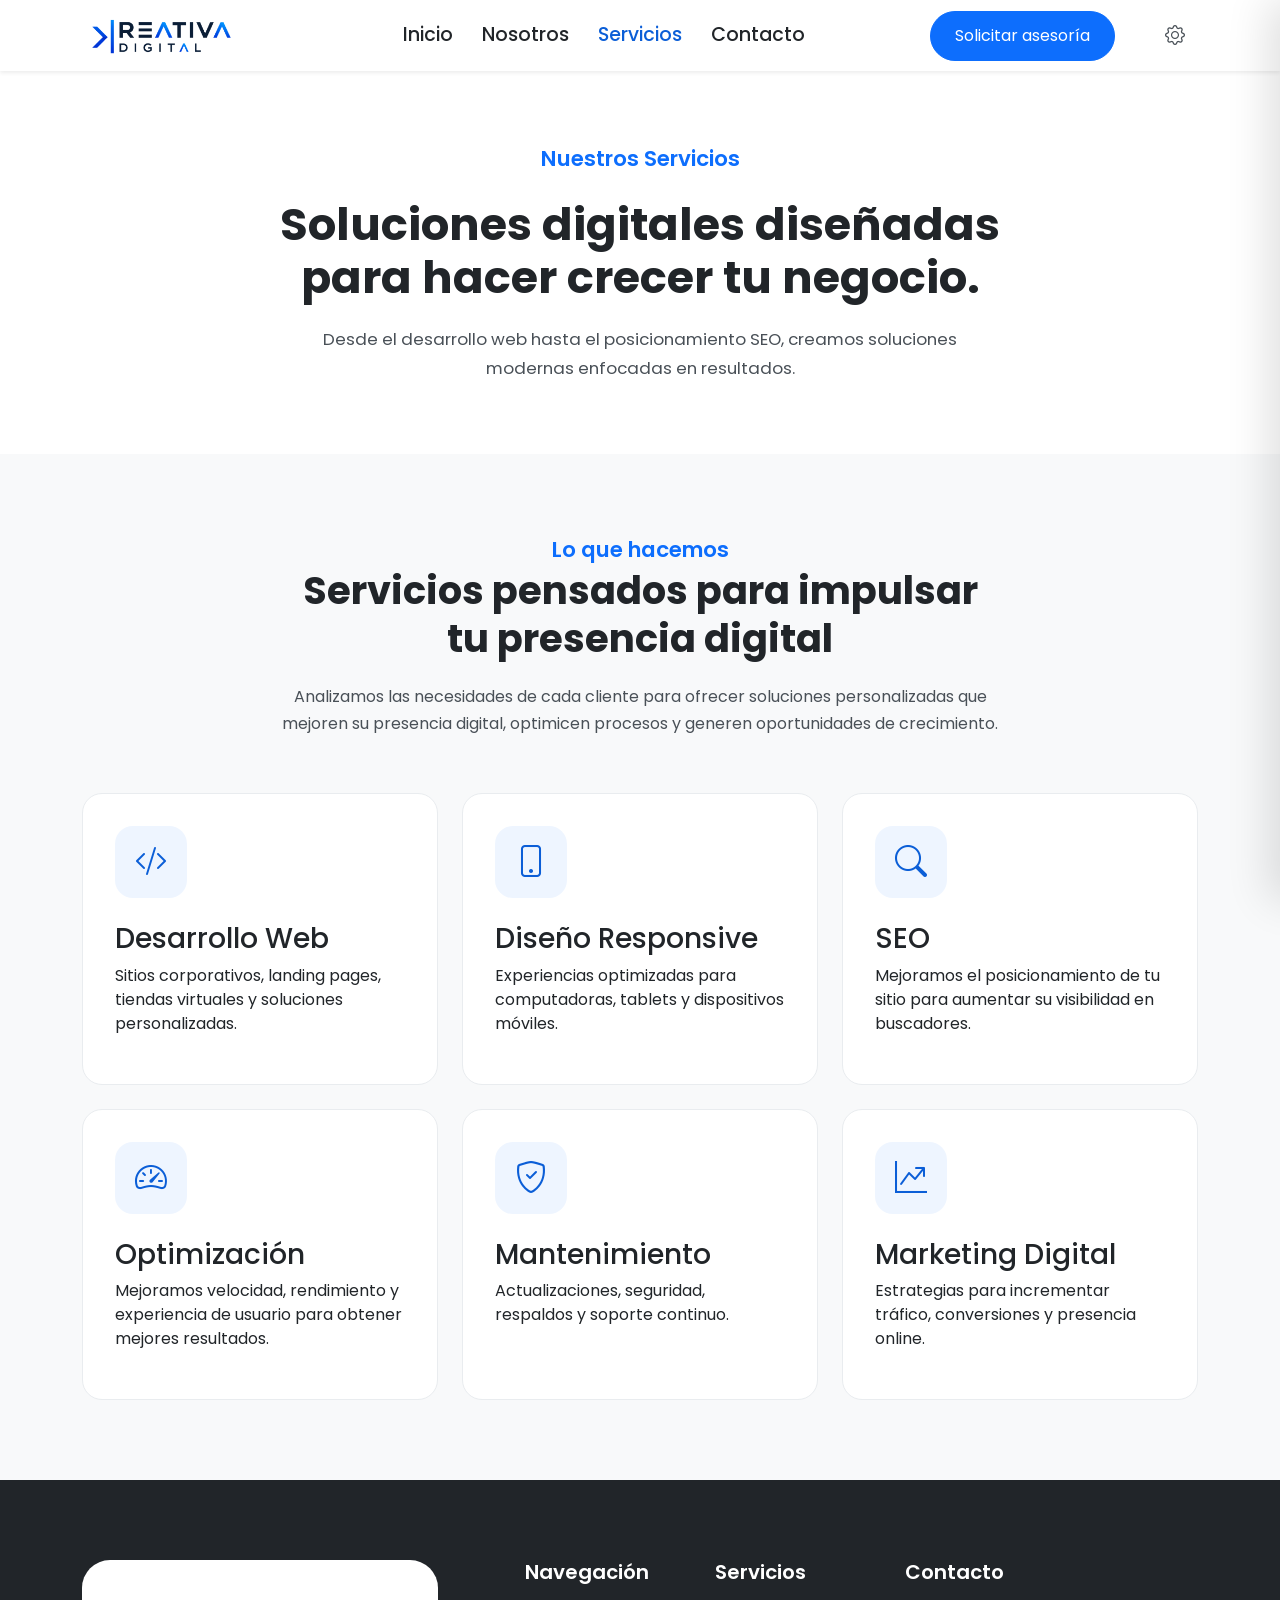
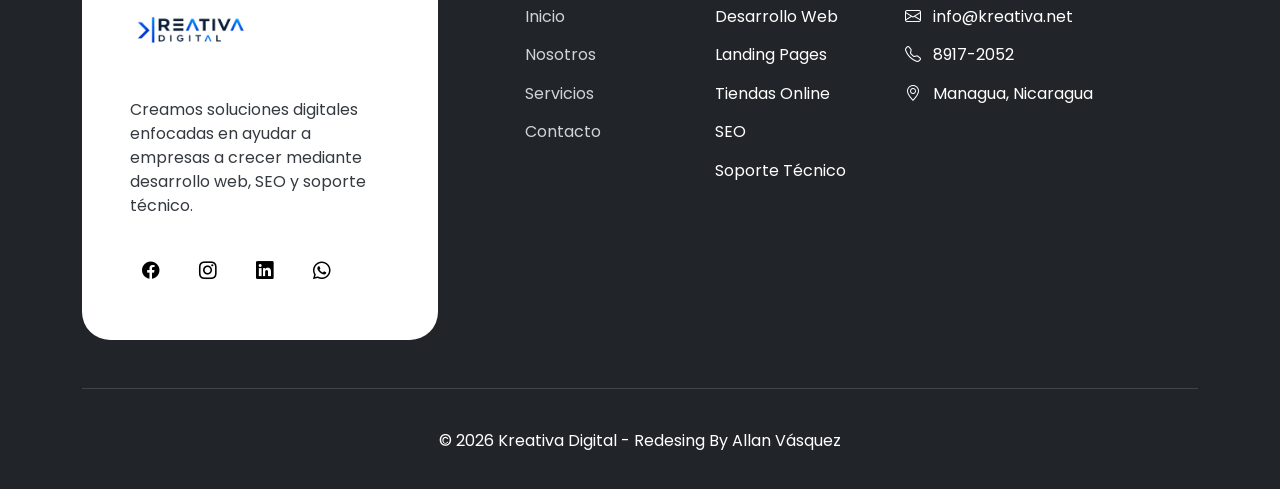
<file: servicios.html>
<!doctype html>
<html lang="es" data-bs-theme="dark">
  <head>
    <meta charset="UTF-8" />
    <meta name="viewport" content="width=device-width, initial-scale=1" />
    <script>
      const savedTheme = localStorage.getItem("theme") || "light";
      document.documentElement.setAttribute("data-bs-theme", savedTheme);
    </script>
    <title>Servicios | Kreativa Digital</title>

    <meta
      name="description"
      content="Desarrollo web profesional, SEO y soporte técnico para impulsar el crecimiento digital de tu negocio."
    />

    <!-- Bootstrap -->
    <link
      href="https://cdn.jsdelivr.net/npm/bootstrap@5.3.8/dist/css/bootstrap.min.css"
      rel="stylesheet"
    />

    <!-- Bootstrap Icons -->
    <link
      rel="stylesheet"
      href="https://cdn.jsdelivr.net/npm/bootstrap-icons@1.13.1/font/bootstrap-icons.min.css"
    />

    <!-- Google Fonts -->
    <link rel="preconnect" href="https://fonts.googleapis.com" />

    <link rel="preconnect" href="https://fonts.gstatic.com" crossorigin />

    <link
      href="https://fonts.googleapis.com/css2?family=Poppins:wght@300;400;500;600;700&display=swap"
      rel="stylesheet"
    />

    <!-- CSS -->
    <link rel="stylesheet" href="assets/css/variables.css" />
    <link rel="stylesheet" href="assets/css/style.css" />
    <link rel="stylesheet" href="assets/css/responsive.css" />
  </head>

  <body>
    <!-- Navbar -->

    <!-- Navbar -->
    <!-- Navbar -->
    <header class="sticky-top">
      <nav id="mainNavbar" class="navbar navbar-expand-lg shadow-sm py-6">
        <div class="container">
          <!-- Logo -->
          <a class="navbar-brand fw-bold" href="index.html">
            <img
              id="themeLogo"
              src="assets/img/logo/logo.png"
              alt="Kreativa Digital"
              height="42"
            />
          </a>

          <!-- Controles de navegación y preferencias -->
          <div class="navbar-controls">
            <!-- Botón móvil -->
            <button
              class="navbar-toggler"
              type="button"
              data-bs-toggle="collapse"
              data-bs-target="#navbarContent"
              aria-controls="navbarContent"
              aria-expanded="false"
              aria-label="Abrir menú"
            >
              <span class="navbar-toggler-icon"></span>
            </button>

            <!-- Preferencias -->
            <button
              type="button"
              class="settings-toggle"
              aria-label="Abrir configuración"
              aria-expanded="false"
            >
              <i class="bi bi-gear"></i>
            </button>
          </div>

          <!-- Menú -->
          <div class="collapse navbar-collapse" id="navbarContent">
            <ul class="navbar-nav mx-auto mb-2 mb-lg-0">
              <li class="nav-item">
                <a class="nav-link" href="index.html"> Inicio </a>
              </li>

              <li class="nav-item">
                <a class="nav-link" href="nosotros.html"> Nosotros </a>
              </li>

              <li class="nav-item">
                <a class="nav-link active" href="servicios.html"> Servicios </a>
              </li>

              <li class="nav-item">
                <a class="nav-link" href="contacto.html"> Contacto </a>
              </li>
            </ul>

            <a href="contacto.html" class="btn btn-primary px-4">
              Solicitar asesoría
            </a>
          </div>
        </div>
      </nav>
    </header>
    <!-- Panel de preferencias -->

    <aside id="settingsPanel" class="settings-panel" aria-hidden="true">
      <!-- Encabezado -->

      <div class="settings-panel-header">
        <h3>Preferencias</h3>

        <button
          type="button"
          class="settings-close"
          aria-label="Cerrar configuración"
        >
          <i class="bi bi-x-lg"></i>
        </button>
      </div>

      <!-- Contenido -->

      <div class="settings-panel-body">
        <!-- Tema -->

        <div class="settings-option">
          <div class="settings-option-info">
            <i class="bi bi-circle-half"></i>

            <div>
              <span class="settings-option-title"> Tema </span>

              <small> Personaliza la apariencia </small>
            </div>
          </div>

          <button type="button" class="theme-control" aria-label="Cambiar tema">
            <i class="bi bi-sun"></i>
          </button>
        </div>

        <!-- Idioma -->

        <div class="settings-option">
          <div class="settings-option-info">
            <i class="bi bi-translate"></i>

            <div>
              <span class="settings-option-title"> Idioma </span>

              <small> Español </small>
            </div>
          </div>

          <i class="bi bi-chevron-right settings-chevron"></i>
        </div>
      </div>
    </aside>

    <!-- Fondo al abrir configuración -->

    <div id="settingsOverlay" class="settings-overlay" aria-hidden="true"></div>
    <main>
      <!-- HERO SERVICIOS -->

      <section class="services-hero">
        <div class="container">
          <div class="services-hero-content">
            <span class="section-label text-primary fw-semibold">
              Nuestros Servicios
            </span>

            <h1 class="services-title">
              Soluciones digitales diseñadas para hacer crecer tu negocio.
            </h1>

            <p class="services-description">
              Desde el desarrollo web hasta el posicionamiento SEO, creamos
              soluciones modernas enfocadas en resultados.
            </p>
          </div>
        </div>
      </section>

      <!-- LISTADO DE SERVICIOS -->

      <section id="services-list" class="services-list-section">
        <div class="container">
          <!-- Encabezado -->

          <div class="services-section-header">
            <span class="section-label text-primary fw-semibold">
              Lo que hacemos
            </span>

            <h2>Servicios pensados para impulsar tu presencia digital</h2>

            <p>
              Analizamos las necesidades de cada cliente para ofrecer soluciones
              personalizadas que mejoren su presencia digital, optimicen
              procesos y generen oportunidades de crecimiento.
            </p>
          </div>

          <!-- Grid de servicios -->

          <div class="row g-4">
            <!-- Servicio 1 -->

            <div class="col-lg-4">
              <div class="service-card h-100">
                <div class="service-icon">
                  <i class="bi bi-code-slash"></i>
                </div>

                <h3>Desarrollo Web</h3>

                <p>
                  Sitios corporativos, landing pages, tiendas virtuales y
                  soluciones personalizadas.
                </p>
              </div>
            </div>

            <!-- Servicio 2 -->

            <div class="col-lg-4">
              <div class="service-card h-100">
                <div class="service-icon">
                  <i class="bi bi-phone"></i>
                </div>

                <h3>Diseño Responsive</h3>

                <p>
                  Experiencias optimizadas para computadoras, tablets y
                  dispositivos móviles.
                </p>
              </div>
            </div>

            <!-- Servicio 3 -->

            <div class="col-lg-4">
              <div class="service-card h-100">
                <div class="service-icon">
                  <i class="bi bi-search"></i>
                </div>

                <h3>SEO</h3>

                <p>
                  Mejoramos el posicionamiento de tu sitio para aumentar su
                  visibilidad en buscadores.
                </p>
              </div>
            </div>

            <!-- Servicio 4 -->

            <div class="col-lg-4">
              <div class="service-card h-100">
                <div class="service-icon">
                  <i class="bi bi-speedometer2"></i>
                </div>

                <h3>Optimización</h3>

                <p>
                  Mejoramos velocidad, rendimiento y experiencia de usuario para
                  obtener mejores resultados.
                </p>
              </div>
            </div>

            <!-- Servicio 5 -->

            <div class="col-lg-4">
              <div class="service-card h-100">
                <div class="service-icon">
                  <i class="bi bi-shield-check"></i>
                </div>

                <h3>Mantenimiento</h3>

                <p>Actualizaciones, seguridad, respaldos y soporte continuo.</p>
              </div>
            </div>

            <!-- Servicio 6 -->

            <div class="col-lg-4">
              <div class="service-card h-100">
                <div class="service-icon">
                  <i class="bi bi-graph-up-arrow"></i>
                </div>

                <h3>Marketing Digital</h3>

                <p>
                  Estrategias para incrementar tráfico, conversiones y presencia
                  online.
                </p>
              </div>
            </div>
          </div>
        </div>
      </section>
    </main>

    <!-- Footer -->

    <footer id="footer">
      <div class="container">
        <div class="row gy-5">
          <!-- Empresa -->
          <div class="col-lg-4">
            <div class="footer-brand-card">
              <a href="index.html" class="footer-logo">
                <img
                  id="themeFooterLogo"
                  src="assets/img/logo/logo.png"
                  alt="Kreativa Digital"
                  height="42"
                />
              </a>

              <p>
                Creamos soluciones digitales enfocadas en ayudar a empresas a
                crecer mediante desarrollo web, SEO y soporte técnico.
              </p>

              <div class="social-links">
                <a href="#"><i class="bi bi-facebook"></i></a>

                <a href="#"><i class="bi bi-instagram"></i></a>

                <a href="#"><i class="bi bi-linkedin"></i></a>

                <!-- Boton de Whastapp en footer -->

                <a
                  href="https://wa.me/50589172052"
                  target="_blank"
                  rel="noopener noreferrer"
                  aria-label="Contactar por WhatsApp"
                  data-bs-toggle="tooltip"
                  data-bs-placement="top"
                  title="Contactar por WhatsApp"
                >
                  <i class="bi bi-whatsapp"></i>
                </a>
              </div>
            </div>
          </div>

          <!-- Columnas del footer -->

          <div class="col-lg-8">
            <div class="row gy-5 gx-lg-4">
              <!-- Navegación -->
              <div class="col-lg-3 col-md-6 offset-lg-1">
                <h5>Navegación</h5>

                <ul class="list-unstyled">
                  <li><a href="index.html">Inicio</a></li>
                  <li><a href="nosotros.html">Nosotros</a></li>
                  <li><a href="servicios.html">Servicios</a></li>
                  <li><a href="contacto.html">Contacto</a></li>
                </ul>
              </div>

              <!-- Servicios -->
              <div class="col-lg-3 col-md-6">
                <h5>Servicios</h5>

                <ul class="list-unstyled">
                  <li>Desarrollo Web</li>
                  <li>Landing Pages</li>
                  <li>Tiendas Online</li>
                  <li>SEO</li>
                  <li>Soporte Técnico</li>
                </ul>
              </div>

              <!-- Contacto -->
              <div class="col-lg-5 col-md-6">
                <h5>Contacto</h5>

                <ul class="list-unstyled">
                  <li class="footer-contact-item">
                    <i class="bi bi-envelope"></i>
                    <span>info@kreativa.net</span>
                  </li>

                  <li class="footer-contact-item">
                    <i class="bi bi-telephone"></i>
                    <span>8917-2052</span>
                  </li>

                  <li class="footer-contact-item">
                    <i class="bi bi-geo-alt"></i>
                    <span>Managua, Nicaragua</span>
                  </li>
                </ul>
              </div>
            </div>
          </div>
        </div>

        <hr />

        <div class="text-center py-3">
          © 2026 Kreativa Digital - Redesing By Allan Vásquez
        </div>
      </div>
    </footer>

    <script src="https://cdn.jsdelivr.net/npm/bootstrap@5.3.8/dist/js/bootstrap.bundle.min.js"></script>

    <script src="assets/js/main.js"></script>
  </body>
</html>
</file>
<file: assets/css/variables.css>
:root{

    /* ==========================
       BRAND
    ========================== */

    --primary-color:#0B5ED7;
    --secondary-color:#F8F9FA;
    --accent-color:#FFC107;

    /* ==========================
       THEME - LIGHT
    ========================== */

    --bg-primary:#FFFFFF;
    --bg-secondary:#F8F9FA;
    --bg-subtle:#F8FBFF;

    --surface:#FFFFFF;
    --surface-hover:#F5F8FC;

    --text-primary:#212529;
    --text-secondary:#495057;
    --text-muted:#6C757D;

    --border-color:#E9ECEF;
    --border-strong:#DEE2E6;
    --border-subtle:#F1F3F5;

    --primary-subtle:#EEF5FF;

    --hero-bg-start:#F8FBFF;
    --hero-bg-middle:#FFFFFF;
    --hero-bg-end:#EEF6FF;

    --shadow-color:rgba(0,0,0,.08);
    --shadow-strong:rgba(0,0,0,.12);
    --primary-shadow:rgba(13,110,253,.12);

    /* ==========================
       LEGACY COMPATIBILITY
    ========================== */

    --dark:#212529;
    --white:#FFFFFF;
    --gray:#6C757D;

    /* ==========================
       GENERAL
    ========================== */

    --font-family:'Poppins',sans-serif;
    --transition:.3s ease;
    --container-width:1200px;

}


/* ==========================
   THEME - DARK
========================== */

[data-bs-theme="dark"]{

    --bg-primary:#121820;
    --bg-secondary:#181F29;
    --bg-subtle:#151D27;

    --surface:#1B2430;
    --surface-hover:#222D3A;

    --text-primary:#F1F5F9;
    --text-secondary:#CBD5E1;
    --text-muted:#94A3B8;

    --border-color:#2B3746;
    --border-strong:#3A4758;
    --border-subtle:#24303D;

    --primary-subtle:#132D52;

    --hero-bg-start:#101A28;
    --hero-bg-middle:#141E2B;
    --hero-bg-end:#10233D;

    --shadow-color:rgba(0,0,0,.25);
    --shadow-strong:rgba(0,0,0,.40);
    --primary-shadow:rgba(11,94,215,.18);

}
</file>
<file: assets/css/style.css>
body{
    font-family:var(--font-family);
    color:var(--text-primary);
    background:var(--bg-primary);
    overflow-x:hidden;
}

section{

    padding:100px 0;

}

img{

    max-width:100%;
    display:block;

}

a{

    text-decoration:none;

}

.btn{

    transition:var(--transition);

}
/* ==========================
   NAVBAR
========================== */
/* ==========================
   NAVBAR CONTROLS
========================== */

.navbar-controls{
    display:flex;
    align-items:center;
    gap:.75rem;

    margin-left:auto;
}
@media (min-width:992px){

    .navbar-controls{
        order:3;
        margin-left:1rem;
    }

    .navbar-collapse{
        order:2;
    }

    .navbar-brand{
        order:1;
    }

}
.navbar {
    background: var(--surface) !important;
    transition:
        background-color .3s ease,
        color .3s ease,
        box-shadow .3s ease;
}

.navbar-brand{
    width: 180px;
    height: 55px;

    display:flex;
    align-items:center;
}

.navbar-brand img{
    max-width:100%;
    max-height:55px;

    width:auto;
    height:auto;

    object-fit:contain;

    display:block;
}

.navbar-nav .nav-link {
    font-weight: 500;
    color: var(--text-primary);
    margin: 0 .4rem;
    transition: var(--transition);
    font-size:1.2rem;
}

.navbar-nav .nav-link:hover,
.navbar-nav .nav-link.active {
    color: var(--primary-color);
}

.navbar .btn {
    border-radius: 45px;
     padding:.75rem 1.9rem;
}

.navbar-toggler {

    width:46px;

    height:46px;

    border-radius:12px;

    background:var(--surface-hover);


}

.navbar-toggler:focus {
    box-shadow: none;
}
/* ==========================
   NAVBAR ACTIONS
========================== */

.navbar-actions{
    display:flex;

    align-items:center;

    gap:1rem;
}


/* ==========================
   SETTINGS TOGGLE
========================== */

.settings-toggle{
    width:46px;
    height:46px;
    margin-left: 1.3rem;
    display:flex;

    align-items:center;
    justify-content:center;

    padding:0;

    border:none;

    border-radius:14px;

    background:var(--surface);

    color:var(--text-secondary);

    cursor:pointer;

    transition:
        background-color .25s ease,
        color .25s ease,
        transform .25s ease;
}


.settings-toggle i{
    font-size:1.25rem;

    transition:transform .35s ease;
}


.settings-toggle:hover{
    background:var(--primary-subtle);

    border-color:var(--primary-color);

    color:var(--primary-color);

    transform:translateY(-2px);

    box-shadow:0 8px 20px var(--primary-shadow);
}


.settings-toggle:hover i{
    transform:rotate(45deg);
}


.settings-toggle:focus-visible{
    outline:none;

    border-color:var(--primary-color);

    box-shadow:0 0 0 .2rem var(--primary-shadow);
}
/* ==========================
   SETTINGS PANEL
========================== */

.settings-panel{
    position:fixed;

    top:0;
    right:0;

    width:320px;
    max-width:85vw;
    height:100vh;

    background:var(--surface);

    border-left:1px solid var(--border-color);

    box-shadow:-12px 0 40px var(--shadow-strong);

    z-index:1060;

    transform:translateX(100%);

    transition:transform .35s ease;
}


/* Panel activo */

.settings-panel.active{
    transform:translateX(0);
}


/* Overlay */

.settings-overlay{
    position:fixed;

    inset:0;

    background:rgba(0,0,0,.35);

    opacity:0;

    visibility:hidden;

    transition:
        opacity .3s ease,
        visibility .3s ease;

    z-index:1055;
}


.settings-overlay.active{
    opacity:1;
    visibility:visible;
}


/* Header */

.settings-panel-header{
    display:flex;

    align-items:center;

    justify-content:space-between;

    padding:1.5rem;

    border-bottom:1px solid var(--border-color);
}


.settings-panel-header h3{
    margin:0;

    color:var(--text-primary);

    font-size:1.2rem;

    font-weight:600;
}


/* Botón cerrar */

.settings-close{
    width:40px;
    height:40px;

    display:flex;

    align-items:center;
    justify-content:center;

    border:1px solid var(--border-color);

    border-radius:10px;

    background:transparent;

    color:var(--text-primary);

    cursor:pointer;

    transition:var(--transition);
}


.settings-close:hover{
    background:var(--surface-hover);

    color:var(--primary-color);
}


/* Contenido */

.settings-panel-body{
    padding:1rem;
}


/* Opciones */

.settings-option{
    display:flex;

    align-items:center;

    justify-content:space-between;

    gap:1rem;

    padding:1.1rem 1rem;

    border-bottom:1px solid var(--border-subtle);
}


.settings-option-info{
    display:flex;

    align-items:center;

    gap:.9rem;
}


.settings-option-info > i{
    font-size:1.3rem;

    color:var(--primary-color);
}


.settings-option-info div{
    display:flex;

    flex-direction:column;

    gap:.15rem;
}


.settings-option-title{
    color:var(--text-primary);

    font-weight:500;
}


.settings-option small{
    color:var(--text-muted);
}


/* Control temporal del tema */

.theme-control{
    width:46px;
    height:46px;

    min-width:46px;
    min-height:46px;

    padding:0;

    flex-shrink:0;

    display:flex;

    align-items:center;
    justify-content:center;

    border:none;

    border-radius:50%;

    background:var(--primary-subtle);

    color:var(--primary-color);

    cursor:pointer;

    transition:var(--transition);
}


.theme-control:hover{
    transform:scale(1.05);

    background:var(--primary-color);

    color:#fff;
}
/* Tema oscuro: resaltar el icono del sol */

[data-bs-theme="dark"] .theme-control:hover{
    color:var(--accent-color);
}
[data-bs-theme="dark"] .theme-control{
    background:#FFFFFF;
}


/* Flecha idioma */

.settings-chevron{
    color:var(--text-muted);

    font-size:.9rem;
}
/* ==========================
   HERO
========================== */

#hero {
    min-height: calc(100vh - 80px);
    display: flex;
    align-items: center;
    background: linear-gradient(
        135deg,
        var(--hero-bg-start) 0%,
        var(--hero-bg-middle) 45%,
        var(--hero-bg-end) 100%
    );
}

#hero h1 {
    line-height: 1.15;
    max-width: 520px;
}
#hero .badge{
    font-size: 1.1rem;
}
#hero .lead {
    max-width: 560px;
}
#hero .lead{
    color: var(--text-secondary);
}
#hero .btn {
    border-radius: 50px;
    padding: .85rem 1.8rem;
    font-weight: 600;
}
#hero .row h3{
    margin-bottom: .35rem;
}
#hero .col-4{
    display: flex;
    flex-direction: column;
    align-items: center;
}
#hero .col-4 h3,
#hero .col-4 small{
    text-align: center;
    width: 100%;
}
#hero img {
    max-width: 600px;
    margin-inline: auto;
}
.hero-stats{
    max-width: 500px;
}
.hero-image{
    transform: translateY(-20px);
}
/*==========================
HERO IMAGE
==========================*/

.hero-image{
    width: 100%;
    max-width: 800px;
    height: auto;
    display: block;
    margin: 0 auto;
    border-radius: 24px;
    box-shadow: 0 20px 45px rgba(0,0,0,.12);
}

/* ==========================
   Control de textos
========================== */

.section-label{
    font-size:1.35rem;
}


/* ==========================
   VALUE PROPOSITION
========================== */



#value-proposition{
    background:var(--bg-primary);
    border-top:1px solid var(--border-color);
}

.value-card{
    background:var(--surface);

    border:1px solid var(--border-color);

    border-radius:20px;

    padding:2rem;

    transition:all .3s ease;

    height:100%;
}

.value-card:hover{
    transform:translateY(-4px);

    border-color:var(--primary-color);

    box-shadow:0 18px 35px var(--primary-shadow);

}

.value-icon{

    width:70px;

    height:70px;

    border-radius:18px;

    background:var(--primary-subtle);

    color:var(--primary-color);

    display:flex;

    justify-content:center;

    align-items:center;

    font-size:2rem;

    margin-bottom:1.5rem;

}

.value-card h4{

    margin-bottom:1rem;

    font-weight:700;

}

.value-card p{

    margin:0;

    color:var(--text-muted);

}
/* ==========================
   FEATURED SERVICES
========================== */

#featured-services{
    background:var(--bg-secondary);
}

.service-card{
    background:var(--surface);

    border-radius:20px;

    padding:2rem;

    border:1px solid var(--border-color);

    transition:all .3s ease;

}

.service-card:hover{
    transform:translateY(-4px);

    border-color:var(--primary-color);

    box-shadow:0 18px 35px var(--primary-shadow);

}

.service-icon{

    width:72px;

    height:72px;

    border-radius:18px;

    background:var(--primary-subtle);

    color:var(--primary-color);

    display:flex;

    justify-content:center;

    align-items:center;

    font-size:2rem;

    margin-bottom:1.5rem;

}

.service-card ul{

    margin:1.5rem 0;

}

.service-card li{

    margin-bottom:.75rem;

}

.service-card li i{

    color:var(--primary-color);

    margin-right:.5rem;

}
/* ==========================
   SERVICES PAGE
========================== */


/* HERO */

.services-hero{
    padding:4.5rem 0;

    background:var(--bg-primary);
}


.services-hero-content{
    max-width:820px;

    margin:0 auto;

    text-align:center;
}


.services-eyebrow{
    display:inline-block;

    margin-bottom:.9rem;

    color:var(--primary-color);

    font-size:1rem;

    font-weight:600;
}

.services-hero .section-label{
    display:inline-block;
    margin-bottom:1.5rem;
}
.services-title{
    max-width:800px;

    margin:0 auto 1.25rem;

    color:var(--text-primary);

    font-size:clamp(2rem, 3.5vw, 3rem);

    font-weight:700;

    line-height:1.18;
}


.services-description{
    max-width:650px;

    margin:0 auto;

    color:var(--text-secondary);

    font-size:1.05rem;

    line-height:1.7;
}


/* ==========================
   SERVICES LIST
========================== */

.services-list-section{
    padding:5rem 0;

    background:var(--bg-secondary);
}


.services-section-header{
    max-width:800px;

    margin:0 auto 3.5rem;

    text-align:center;
}


.services-section-eyebrow{
    display:inline-block;

    margin-bottom:1.5rem;

    color:var(--primary-color);

    font-size:1rem;

    font-weight:600;
}

.services-section-header h2{
    max-width:700px;

    margin:0 auto 1.25rem;

    color:var(--text-primary);

    font-size:clamp(1.8rem, 3vw, 2.4rem);

    font-weight:700;

    line-height:1.25;
}


.services-section-header p{
    max-width:720px;

    margin:0 auto;

    color:var(--text-secondary);

    font-size:1rem;

    line-height:1.7;
}
/* ==========================
   WORK PROCESS
========================== */

#work-process{
    background:var(--bg-primary);
}

.process-card{

    position:relative;

    background:var(--surface);

    border:1px solid var(--border-color);

    border-radius:20px;

    padding:2.5rem 2rem;

    text-align:center;

    height:100%;

    transition:.3s;

}

.process-card:hover{

    transform:translateY(-5px);

    border-color:var(--primary-color);

    box-shadow:0 18px 35px var(--primary-shadow);

}

.process-number{
    position:absolute;
    top:20px;
    right:20px;
    font-size:.9rem;
    font-weight:700;
    color:var(--text-muted);
}

.process-icon{
    width:80px;
    height:80px;
    margin:auto;
    margin-bottom:1.5rem;
    border-radius:50%;
    background:var(--primary-subtle);
    color:var(--primary-color);
    display:flex;
    align-items:center;
    justify-content:center;
    font-size:2rem;
}
.process-card h4{

    margin-bottom:1rem;

}

.process-card p{

    color:var(--text-muted);

    margin:0;

}
/* ==========================
   FOOTER
========================== */

#footer{

    background:#212529;

    color:#ffffff;

    padding:80px 0 20px;

}

#footer p{

    color:#ced4da;

}

#footer h5{

    margin-bottom:1.3rem;

    font-weight:600;

}

#footer ul li{

    margin-bottom:.9rem;

}

#footer a{

    color:#ced4da;

    transition:.3s;

}

#footer a:hover{

    color:#ffffff;

}

.footer-logo{
    width:180px;
    height:42px;

    display:flex;
    align-items:center;
}

.footer-logo img{
    max-width:100%;
    max-height:42px;

    width:auto;
    height:auto;

    object-fit:contain;

    display:block;
}   

.social-links{

    display:flex;

    gap:15px;

    margin-top:2rem;

}

.social-links a{

    width:42px;

    height:42px;

    border-radius:50%;

    background:rgba(255,255,255,.08);

    display:flex;

    align-items:center;

    justify-content:center;

    font-size:1.1rem;

    transition:.3s;

}

.social-links a:hover{

    background:var(--primary-color);

}

#footer hr{

    margin:3rem 0 1.5rem;

    opacity:.15;

}
/* Tarjeta de marca */

.footer-brand-card{

    height:100%;

    padding:48px;

    background:#ffffff;

    border-radius:28px;

    display:flex;

    flex-direction:column;

}
#footer p{

    color:#ced4da;

}
#footer .footer-brand-card p{
    color:#343a40;
    margin-top:3rem;
    margin-bottom:0;
}
#footer .footer-brand-card .social-links a{
    color:black;
}
.footer-contact-item{

    display:flex;

    align-items:center;

    gap:.75rem;

}

.footer-contact-item i{

    flex-shrink:0;

}
/*==========================
MISSION & VISION
==========================*/

.info-card{
    background:var(--surface);

    border:1px solid var(--border-color);

    border-radius:20px;

    padding:2.5rem;

    transition:.3s;

    height:100%;

}

.info-card:hover{
    transform:translateY(-4px);

    border-color:var(--primary-color);

    box-shadow:0 18px 35px var(--primary-shadow);

}

.info-icon{

    width:70px;

    height:70px;

    border-radius:18px;

    background:var(--primary-subtle);

    display:flex;

    justify-content:center;

    align-items:center;

    color:var(--primary-color);

    font-size:2rem;

    margin-bottom:1.5rem;

}

/*==========================
VALUES
==========================*/
#values{
    background:var(--bg-secondary);
}

.value-item{
    background:var(--surface);

    border-radius:18px;

    text-align:center;

    padding:2rem;

    transition:.3s;

    border:1px solid var(--border-color);

}

.value-item:hover{
    
    transform:translateY(-4px);
    
    border-color:var(--primary-color);
    
    box-shadow:0 18px 35px var(--primary-shadow);
}

.value-item i{

    font-size:2.5rem;

    color:var(--primary-color);

    margin-bottom:1rem;

    display:block;

}
/*==========================
TEAM
==========================*/

.team-card{
    background:var(--surface);
    
    border:1px solid var(--border-color);
    
    border-radius:20px;
    
    padding:2.5rem;
    
    text-align:center;

    transition:.3s;
}
.team-card:hover{
    
    transform:translateY(-4px);
    
    border-color:var(--primary-color);
    
    box-shadow:0 18px 35px var(--primary-shadow);
}

.team-avatar{

    width:90px;

    height:90px;

    border-radius:50%;

    background:var(--primary-subtle);

    color:var(--primary-color);

    display:flex;

    justify-content:center;

    align-items:center;

    margin:0 auto 1.5rem;

    font-size:2.5rem;

}
/*==========================
CONTACT
==========================*/

.contact-item{

    display:flex;

    align-items:flex-start;

    gap:1rem;

    margin-bottom:2rem;

}

.contact-item i{

    width:55px;

    height:55px;

    border-radius:16px;

    background:var(--primary-subtle);

    color:var(--primary-color);

    display:flex;

    justify-content:center;

    align-items:center;

    font-size:1.3rem;

}

.contact-item p{
    margin:0;
    color:var(--text-muted);
}

.contact-form{
    background:var(--surface);
    padding:2rem;
    border-radius:20px;
    border:1px solid var(--border-color);
    box-shadow:0 10px 30px var(--shadow-color);
}
.contact-form .form-control{

    border-radius:12px;

    padding:.85rem 1rem;

    border:1px solid #dee2e6;

    transition:.3s;

}

.contact-form .form-control:focus{

    border-color:var(--primary-color);

    box-shadow:0 0 0 .2rem rgba(13,110,253,.15);

}
/*==========================
ABOUT IMAGE
==========================*/

.about-image{

    width:100%;

    max-height:500px;

    object-fit:cover;

    border-radius:24px;

    box-shadow:0 20px 45px rgba(0,0,0,.12);

}
</file>
<file: assets/css/responsive.css>
@media (max-width:991.98px){

    section{
        padding:80px 0;
    }


/* ==========================
       MOBILE
========================== */

/* ==========================
       NAVBAR MOBILE
========================== */

    .navbar{
        padding: .9rem 0;
    }

    .navbar-brand img{
        height:42px;
    }


    /* Controles de navegación */

    .navbar-controls{
        display:flex;
        align-items:center;
        gap:.75rem;
    }

    .navbar-controls .navbar-toggler,
    .navbar-controls .settings-toggle{
        width:46px;
        height:46px;

        flex:0 0 46px;

        margin:0;
    }


    .navbar-toggler{
        padding:.4rem;
    }

    .navbar-collapse{
        margin-top:1rem;
        padding:1.25rem;

        background:var(--surface);

        border:1px solid var(--border-color);

        border-radius:20px;

        box-shadow:
            0 8px 20px var(--shadow-color),
            0 20px 50px var(--shadow-strong);
    }

    .navbar-nav{
        gap:0;
    }

    .navbar-nav .nav-link{
        padding:.95rem 0;

        text-align:center;

        font-size:1.05rem;

        border-radius:10px;

        transition:background .25s ease,color .25s ease;
    }

    .navbar-nav .nav-link:hover{
        background:var(--surface-hover);
    }

    .navbar .btn{
        width:100%;

        margin-top:1rem;

        padding:1rem;

        font-size:1rem;

        font-weight:600;
    }

    .navbar-nav .nav-item{
        border-bottom:1px solid var(--border-subtle);
    }

    .navbar-nav .nav-item:last-child{
        border-bottom:none;
    }

}
</file>
